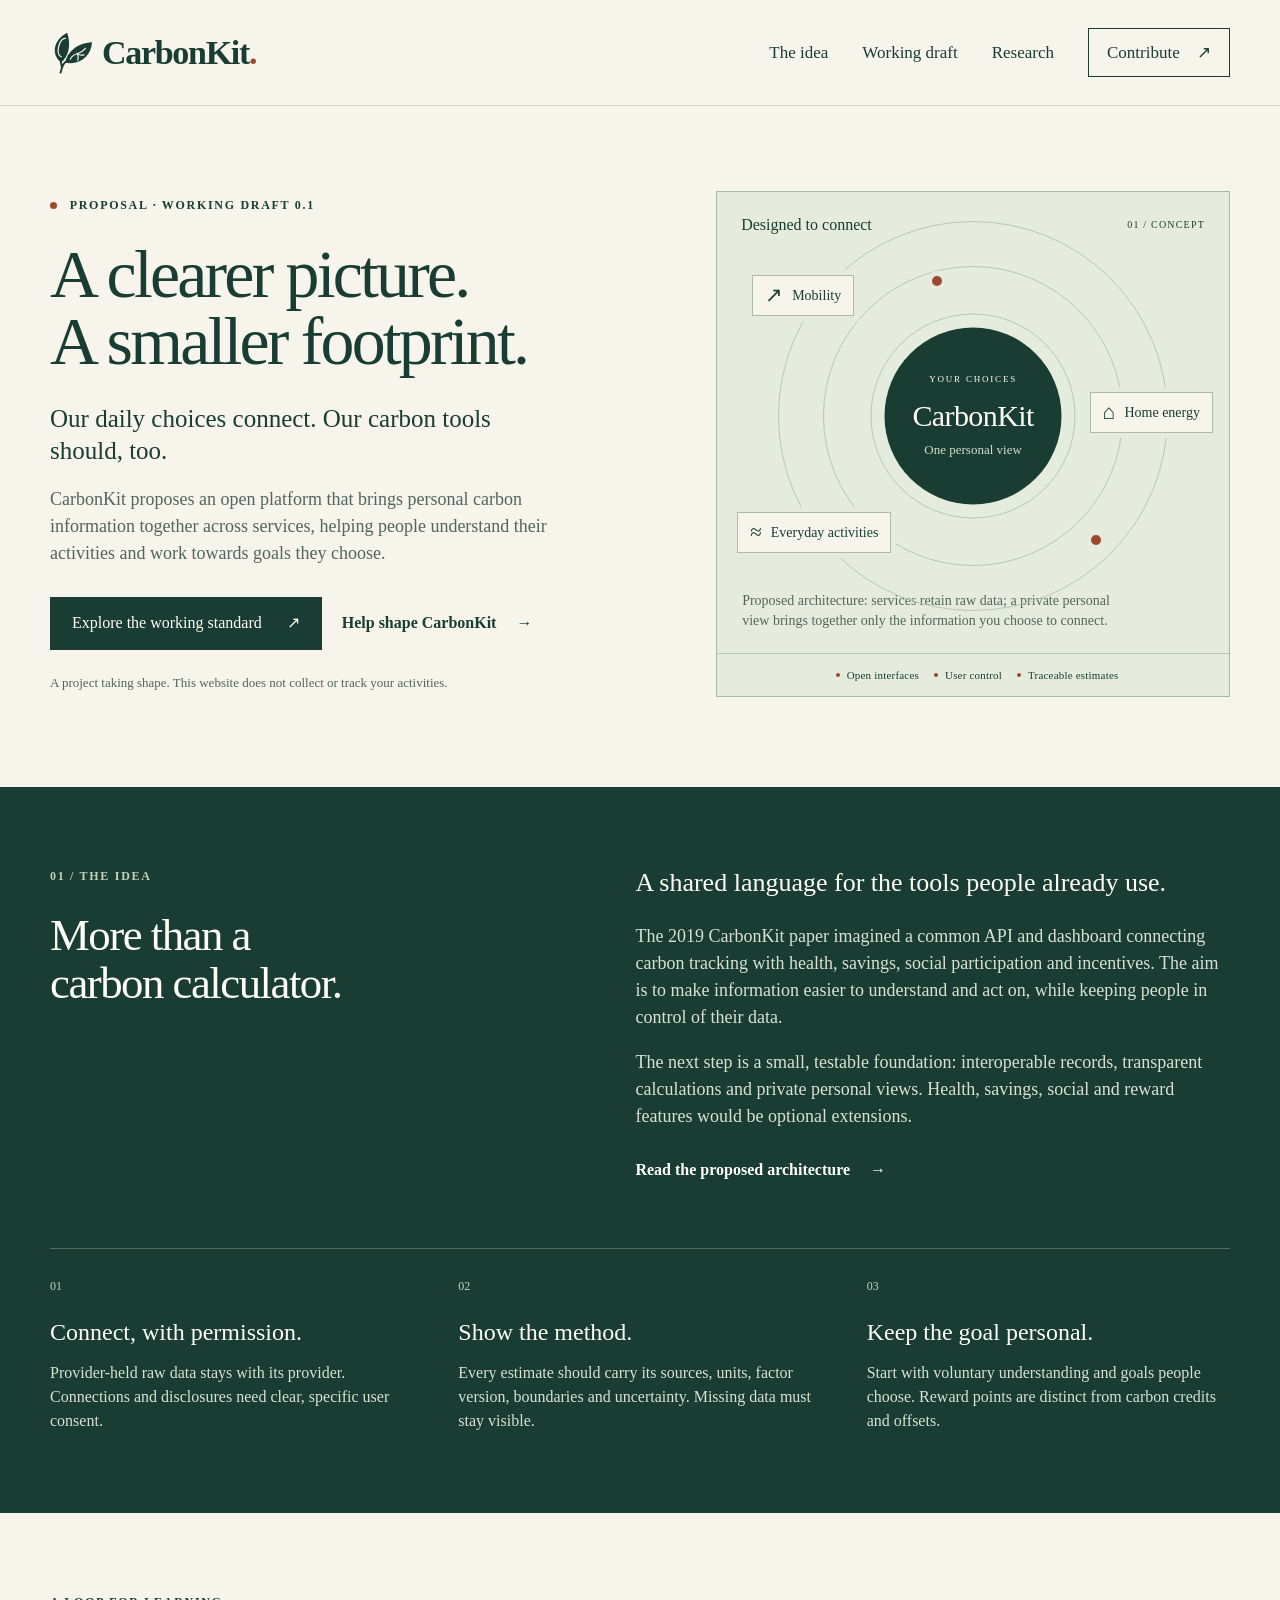
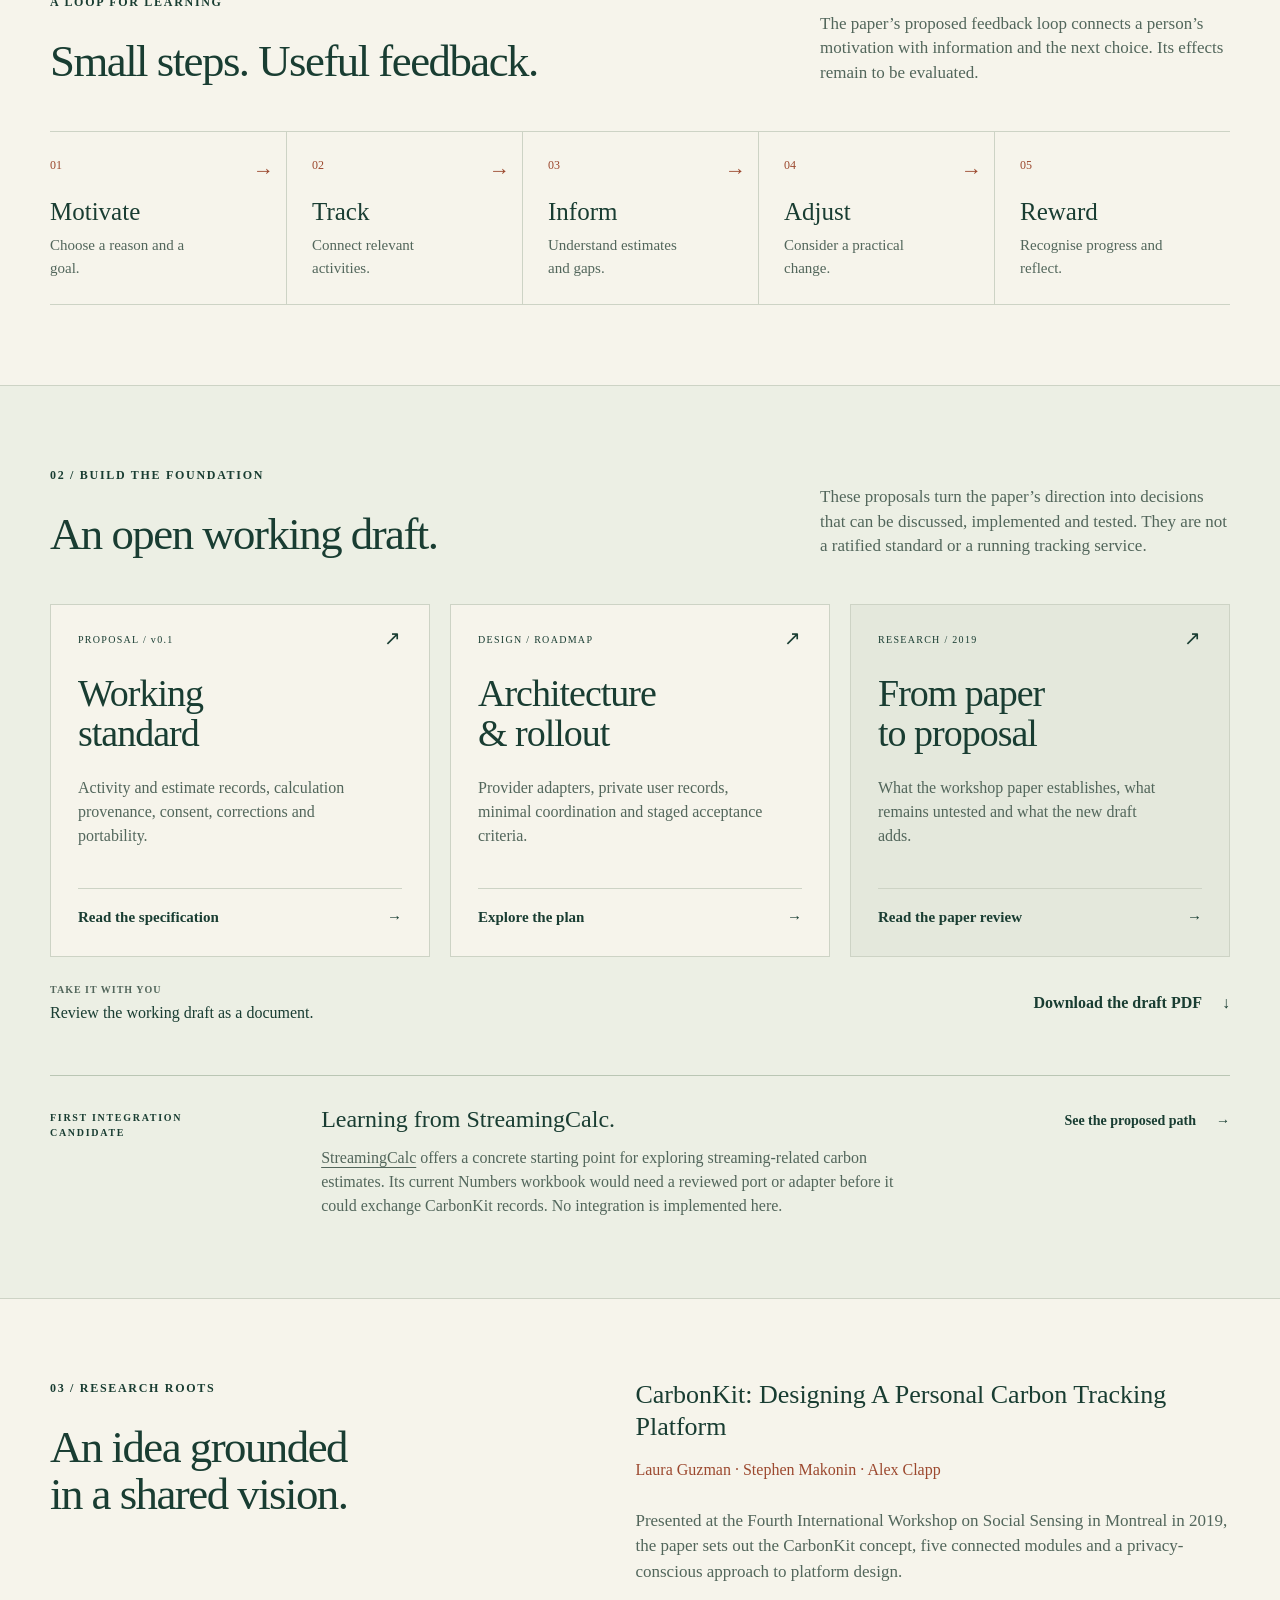
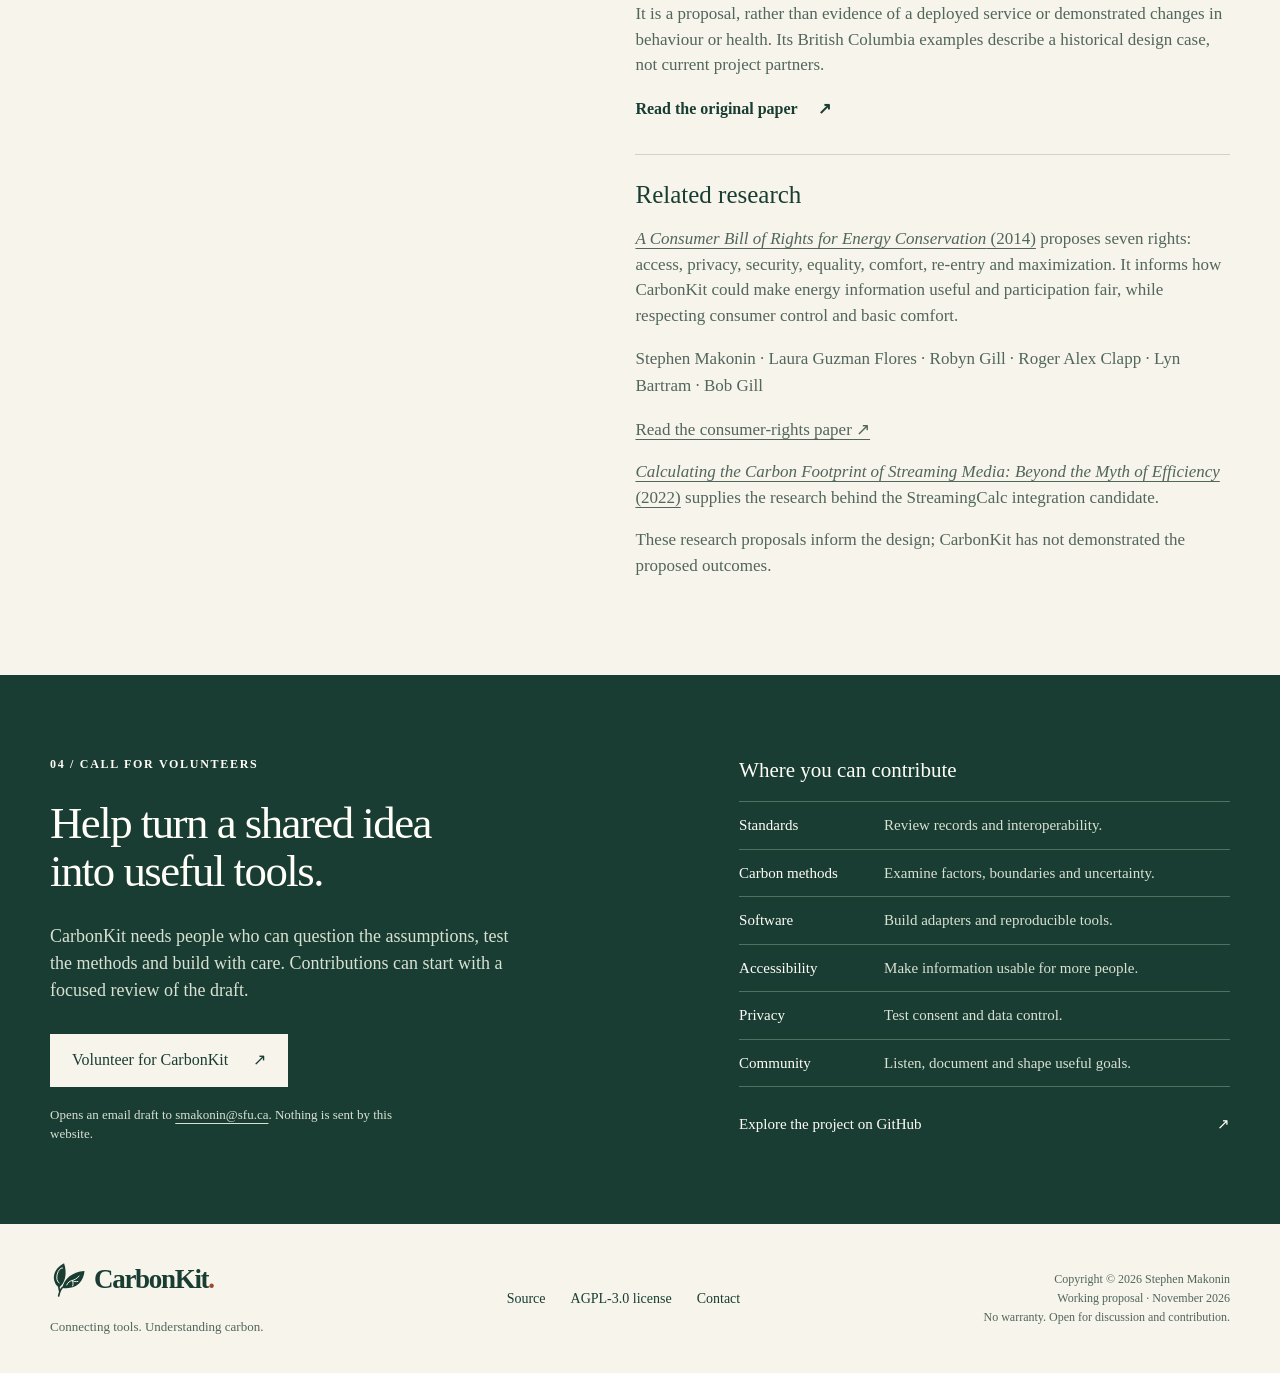
<file: index.html>
<!doctype html>
<html lang="en">
<head>
  <meta charset="utf-8">
  <meta name="viewport" content="width=device-width, initial-scale=1">
  <meta name="description" content="CarbonKit is a proposed open platform for connecting personal carbon tracking tools. Explore the working standard, architecture and volunteer opportunities.">
  <meta name="theme-color" content="#193d32">
  <meta name="copyright" content="Copyright © 2026 Stephen Makonin">
  <link rel="icon" href="assets/favicon.svg" type="image/svg+xml">
  <title>CarbonKit — Connecting tools. Understanding carbon.</title>
  <link rel="stylesheet" href="assets/style.css">
  <script src="assets/main.js" defer></script>
</head>
<body>
  <a class="skip-link" href="#main">Skip to content</a>
  <header class="site-header">
    <div class="wrap header-inner">
      <a class="brand" href="index.html" aria-label="CarbonKit home"><span class="brand-mark" aria-hidden="true"></span>CarbonKit<span class="brand-dot">.</span></a>
      <button class="nav-toggle" type="button" aria-expanded="false" aria-controls="site-nav" hidden>Menu <span aria-hidden="true">+</span></button>
      <nav id="site-nav" aria-label="Main navigation">
        <a href="#idea">The idea</a><a href="#working-draft">Working draft</a><a href="#research">Research</a><a class="nav-join" href="#volunteer">Contribute <span aria-hidden="true">↗</span></a>
      </nav>
    </div>
  </header>
  <main id="main">
    <section class="hero wrap" aria-labelledby="hero-title">
      <div class="hero-copy">
        <p class="eyebrow"><span class="status-dot" aria-hidden="true"></span> Proposal · Working draft 0.1</p>
        <h1 id="hero-title">A clearer picture.<br>A smaller footprint.</h1>
        <p class="hero-intro">Our daily choices connect. Our carbon tools should, too.</p>
        <p class="hero-description">CarbonKit proposes an open platform that brings personal carbon information together across services, helping people understand their activities and work towards goals they choose.</p>
        <div class="actions"><a class="button" href="standard.html">Explore the working standard <span aria-hidden="true">↗</span></a><a class="text-link" href="#volunteer">Help shape CarbonKit <span aria-hidden="true">→</span></a></div>
        <p class="hero-note">A project taking shape. This website does not collect or track your activities.</p>
      </div>
      <figure class="platform-figure">
        <div class="figure-top"><span>Designed to connect</span><span class="figure-index">01 / CONCEPT</span></div>
        <div class="orbit-art" aria-hidden="true">
          <div class="orbit orbit-one"></div><div class="orbit orbit-two"></div><div class="orbit orbit-three"></div>
          <div class="hub"><span class="hub-kicker">YOUR CHOICES</span><strong>CarbonKit</strong><span>One personal view</span></div>
          <div class="satellite sat-one"><span>↗</span>Mobility</div>
          <div class="satellite sat-two"><span>⌂</span>Home energy</div>
          <div class="satellite sat-three"><span>≈</span>Everyday activities</div>
          <span class="orbit-point point-one"></span><span class="orbit-point point-two"></span>
        </div>
        <figcaption>Proposed architecture: services retain raw data; a private personal view brings together only the information you choose to connect.</figcaption>
        <div class="figure-bottom"><span class="tiny-dot"></span>Open interfaces <span class="tiny-dot"></span>User control <span class="tiny-dot"></span>Traceable estimates</div>
      </figure>
    </section>

    <section id="idea" class="idea-section section" aria-labelledby="idea-title">
      <div class="wrap two-column">
        <div><p class="eyebrow">01 / The idea</p><h2 id="idea-title">More than a<br>carbon calculator.</h2></div>
        <div class="idea-copy"><p class="large-copy">A shared language for the tools people already use.</p><p>The 2019 CarbonKit paper imagined a common API and dashboard connecting carbon tracking with health, savings, social participation and incentives. The aim is to make information easier to understand and act on, while keeping people in control of their data.</p><p>The next step is a small, testable foundation: interoperable records, transparent calculations and private personal views. Health, savings, social and reward features would be optional extensions.</p><a class="text-link" href="architecture.html">Read the proposed architecture <span aria-hidden="true">→</span></a></div>
      </div>
      <div class="wrap principles" aria-label="Proposed design principles">
        <article><span class="principle-number">01</span><h3>Connect, with permission.</h3><p>Provider-held raw data stays with its provider. Connections and disclosures need clear, specific user consent.</p></article>
        <article><span class="principle-number">02</span><h3>Show the method.</h3><p>Every estimate should carry its sources, units, factor version, boundaries and uncertainty. Missing data must stay visible.</p></article>
        <article><span class="principle-number">03</span><h3>Keep the goal personal.</h3><p>Start with voluntary understanding and goals people choose. Reward points are distinct from carbon credits and offsets.</p></article>
      </div>
    </section>

    <section class="feedback-section section wrap" aria-labelledby="feedback-title">
      <div class="section-heading"><div><p class="eyebrow">A loop for learning</p><h2 id="feedback-title">Small steps. Useful feedback.</h2></div><p>The paper’s proposed feedback loop connects a person’s motivation with information and the next choice. Its effects remain to be evaluated.</p></div>
      <ol class="feedback-loop">
        <li><span>01</span><h3>Motivate</h3><p>Choose a reason and a goal.</p></li>
        <li><span>02</span><h3>Track</h3><p>Connect relevant activities.</p></li>
        <li><span>03</span><h3>Inform</h3><p>Understand estimates and gaps.</p></li>
        <li><span>04</span><h3>Adjust</h3><p>Consider a practical change.</p></li>
        <li><span>05</span><h3>Reward</h3><p>Recognise progress and reflect.</p></li>
      </ol>
    </section>

    <section id="working-draft" class="draft-section section" aria-labelledby="draft-title">
      <div class="wrap">
        <div class="section-heading"><div><p class="eyebrow">02 / Build the foundation</p><h2 id="draft-title">An open working draft.</h2></div><p>These proposals turn the paper’s direction into decisions that can be discussed, implemented and tested. They are not a ratified standard or a running tracking service.</p></div>
        <div class="document-grid">
          <a class="document-card" href="standard.html"><span class="card-meta">PROPOSAL / v0.1 <span aria-hidden="true">↗</span></span><h3>Working<br>standard</h3><p>Activity and estimate records, calculation provenance, consent, corrections and portability.</p><span class="card-bottom">Read the specification <span aria-hidden="true">→</span></span></a>
          <a class="document-card" href="architecture.html"><span class="card-meta">DESIGN / ROADMAP <span aria-hidden="true">↗</span></span><h3>Architecture<br>&amp; rollout</h3><p>Provider adapters, private user records, minimal coordination and staged acceptance criteria.</p><span class="card-bottom">Explore the plan <span aria-hidden="true">→</span></span></a>
          <a class="document-card paper-card" href="paper-review.html"><span class="card-meta">RESEARCH / 2019 <span aria-hidden="true">↗</span></span><h3>From paper<br>to proposal</h3><p>What the workshop paper establishes, what remains untested and what the new draft adds.</p><span class="card-bottom">Read the paper review <span aria-hidden="true">→</span></span></a>
        </div>
        <div class="draft-download"><p><span class="small-label">TAKE IT WITH YOU</span>Review the working draft as a document.</p><a class="text-link" href="downloads/carbonkit-working-draft-v0.1.pdf">Download the draft PDF <span aria-hidden="true">↓</span></a></div>
        <div class="integration-note"><span class="eyebrow">First integration candidate</span><div><h3>Learning from StreamingCalc.</h3><p><a href="https://github.com/smakonin/StreamingCalc">StreamingCalc</a> offers a concrete starting point for exploring streaming-related carbon estimates. Its current Numbers workbook would need a reviewed port or adapter before it could exchange CarbonKit records. No integration is implemented here.</p></div><a class="text-link" href="architecture.html#streamingcalc">See the proposed path <span aria-hidden="true">→</span></a></div>
      </div>
    </section>

    <section id="research" class="research-section section wrap" aria-labelledby="research-title">
      <div><p class="eyebrow">03 / Research roots</p><h2 id="research-title">An idea grounded<br>in a shared vision.</h2></div>
      <div class="research-copy"><p class="large-copy">CarbonKit: Designing A Personal Carbon Tracking Platform</p><p class="authors">Laura Guzman · Stephen Makonin · Alex Clapp</p><p>Presented at the Fourth International Workshop on Social Sensing in Montreal in 2019, the paper sets out the CarbonKit concept, five connected modules and a privacy-conscious approach to platform design.</p><p>It is a proposal, rather than evidence of a deployed service or demonstrated changes in behaviour or health. Its British Columbia examples describe a historical design case, not current project partners.</p><a class="text-link" href="https://doi.org/10.1145/3313294.3313385">Read the original paper <span aria-hidden="true">↗</span></a><div class="related-research"><h3>Related research</h3><p><a href="consumer-rights.html"><em>A Consumer Bill of Rights for Energy Conservation</em> (2014)</a> proposes seven rights: access, privacy, security, equality, comfort, re-entry and maximization. It informs how CarbonKit could make energy information useful and participation fair, while respecting consumer control and basic comfort.</p><p class="related-authors">Stephen Makonin · Laura Guzman Flores · Robyn Gill · Roger Alex Clapp · Lyn Bartram · Bob Gill</p><p><a href="https://doi.org/10.1109/IHTC.2014.7147535">Read the consumer-rights paper ↗</a></p><p><a href="https://doi.org/10.21428/bf6fb269.7625cc76"><em>Calculating the Carbon Footprint of Streaming Media: Beyond the Myth of Efficiency</em> (2022)</a> supplies the research behind the StreamingCalc integration candidate.</p><p>These research proposals inform the design; CarbonKit has not demonstrated the proposed outcomes.</p></div></div>
    </section>

    <section id="volunteer" class="volunteer-section section" aria-labelledby="volunteer-title">
      <div class="wrap volunteer-inner"><div class="volunteer-intro"><p class="eyebrow">04 / Call for volunteers</p><h2 id="volunteer-title">Help turn a shared idea<br>into useful tools.</h2><p>CarbonKit needs people who can question the assumptions, test the methods and build with care. Contributions can start with a focused review of the draft.</p><a class="button button-light" href="mailto:smakonin@sfu.ca?subject=CarbonKit%20volunteer&amp;body=Hello%20Stephen%2C%0A%0AI%27m%20interested%20in%20contributing%20to%20CarbonKit.%0A%0ARole%20or%20area%20of%20interest%3A%20%0ARelevant%20experience%20or%20perspective%3A%20%0AAvailability%3A%20%0A%0AThank%20you%2C%0A">Volunteer for CarbonKit <span aria-hidden="true">↗</span></a><p class="contact-note">Opens an email draft to <a href="mailto:smakonin@sfu.ca">smakonin@sfu.ca</a>. Nothing is sent by this website.</p></div><div class="volunteer-roles"><h3>Where you can contribute</h3><ul><li><strong>Standards</strong><span>Review records and interoperability.</span></li><li><strong>Carbon methods</strong><span>Examine factors, boundaries and uncertainty.</span></li><li><strong>Software</strong><span>Build adapters and reproducible tools.</span></li><li><strong>Accessibility</strong><span>Make information usable for more people.</span></li><li><strong>Privacy</strong><span>Test consent and data control.</span></li><li><strong>Community</strong><span>Listen, document and shape useful goals.</span></li></ul><a href="https://github.com/smakonin/CarbonKit">Explore the project on GitHub <span aria-hidden="true">↗</span></a></div></div>
    </section>
  </main>
  <footer class="site-footer wrap"><div><a class="brand" href="index.html"><span class="brand-mark" aria-hidden="true"></span>CarbonKit<span class="brand-dot">.</span></a><p>Connecting tools. Understanding carbon.</p></div><div class="footer-links"><a href="https://github.com/smakonin/CarbonKit">Source</a><a href="LICENSE">AGPL-3.0 license</a><a href="mailto:smakonin@sfu.ca">Contact</a></div><p class="footer-note">Copyright © 2026 Stephen Makonin<br>Working proposal · November 2026<br>No warranty. Open for discussion and contribution.</p></footer>
</body>
</html>
</file>
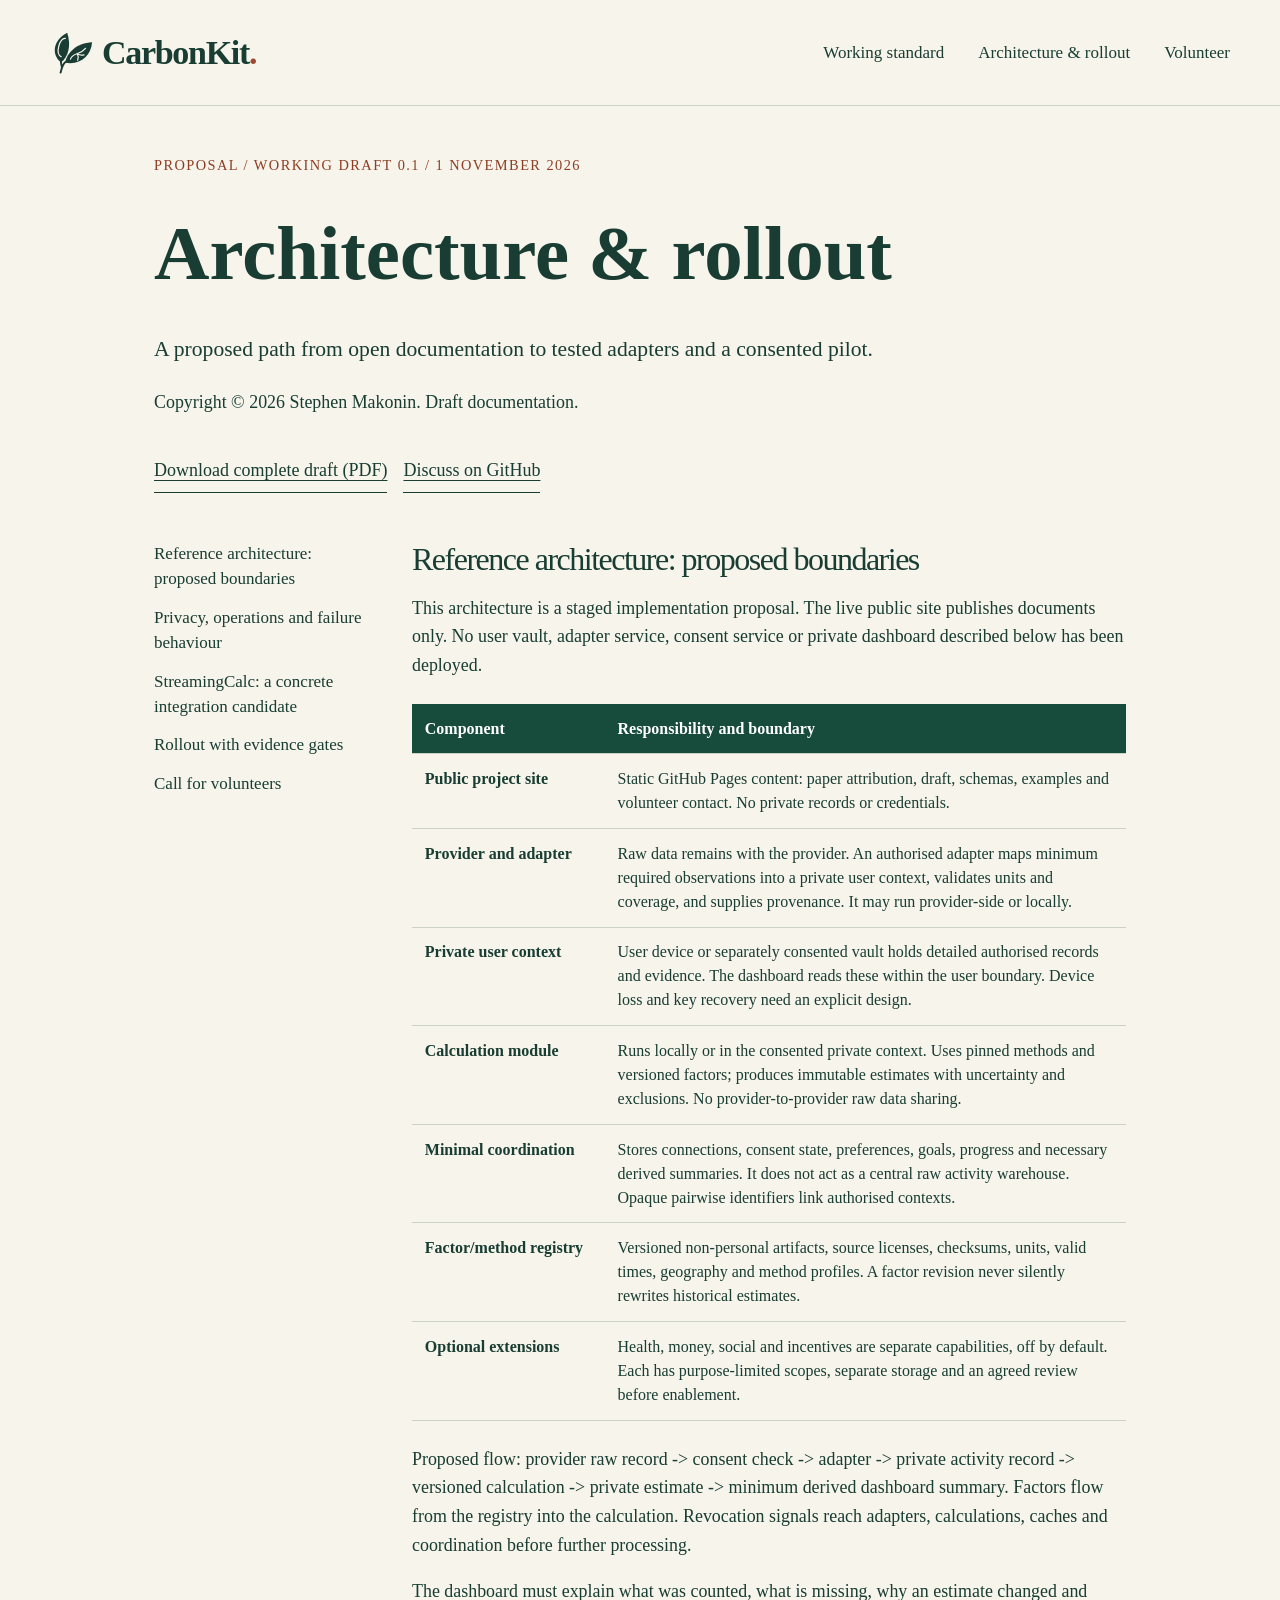
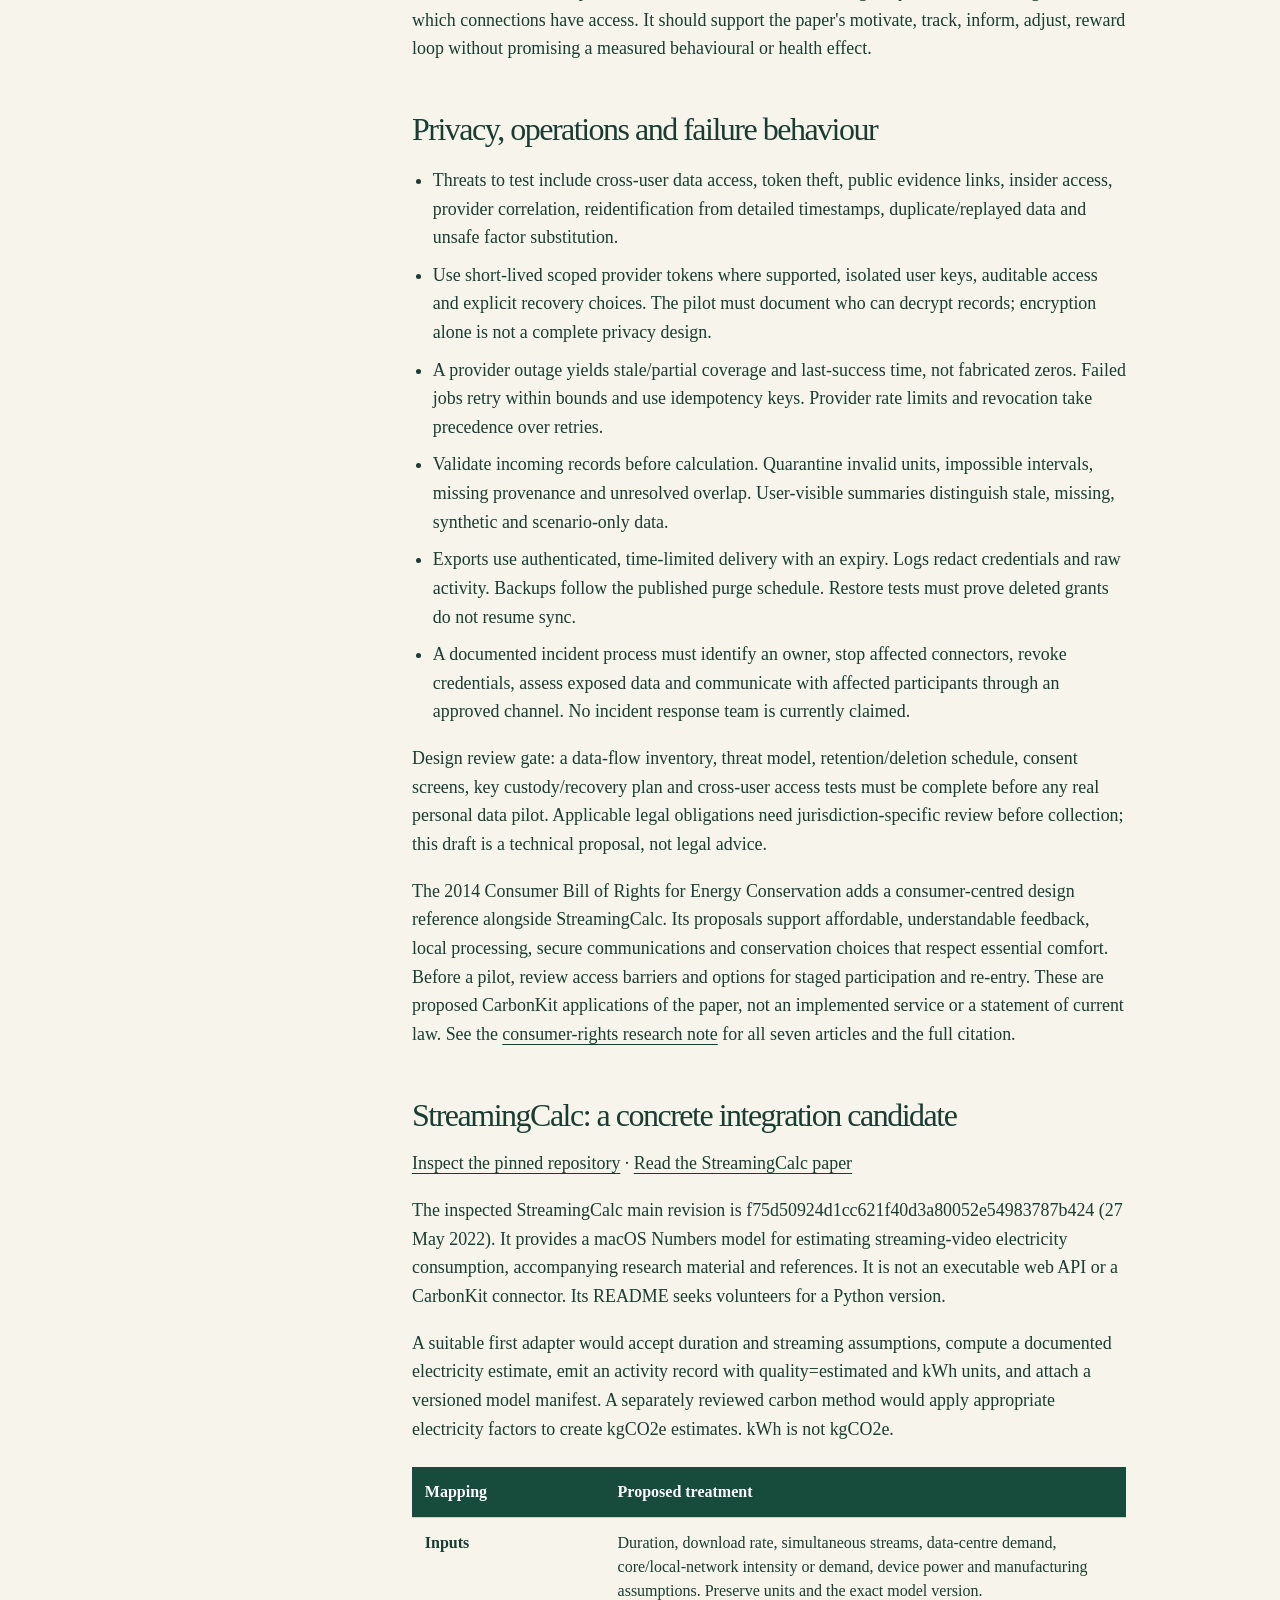
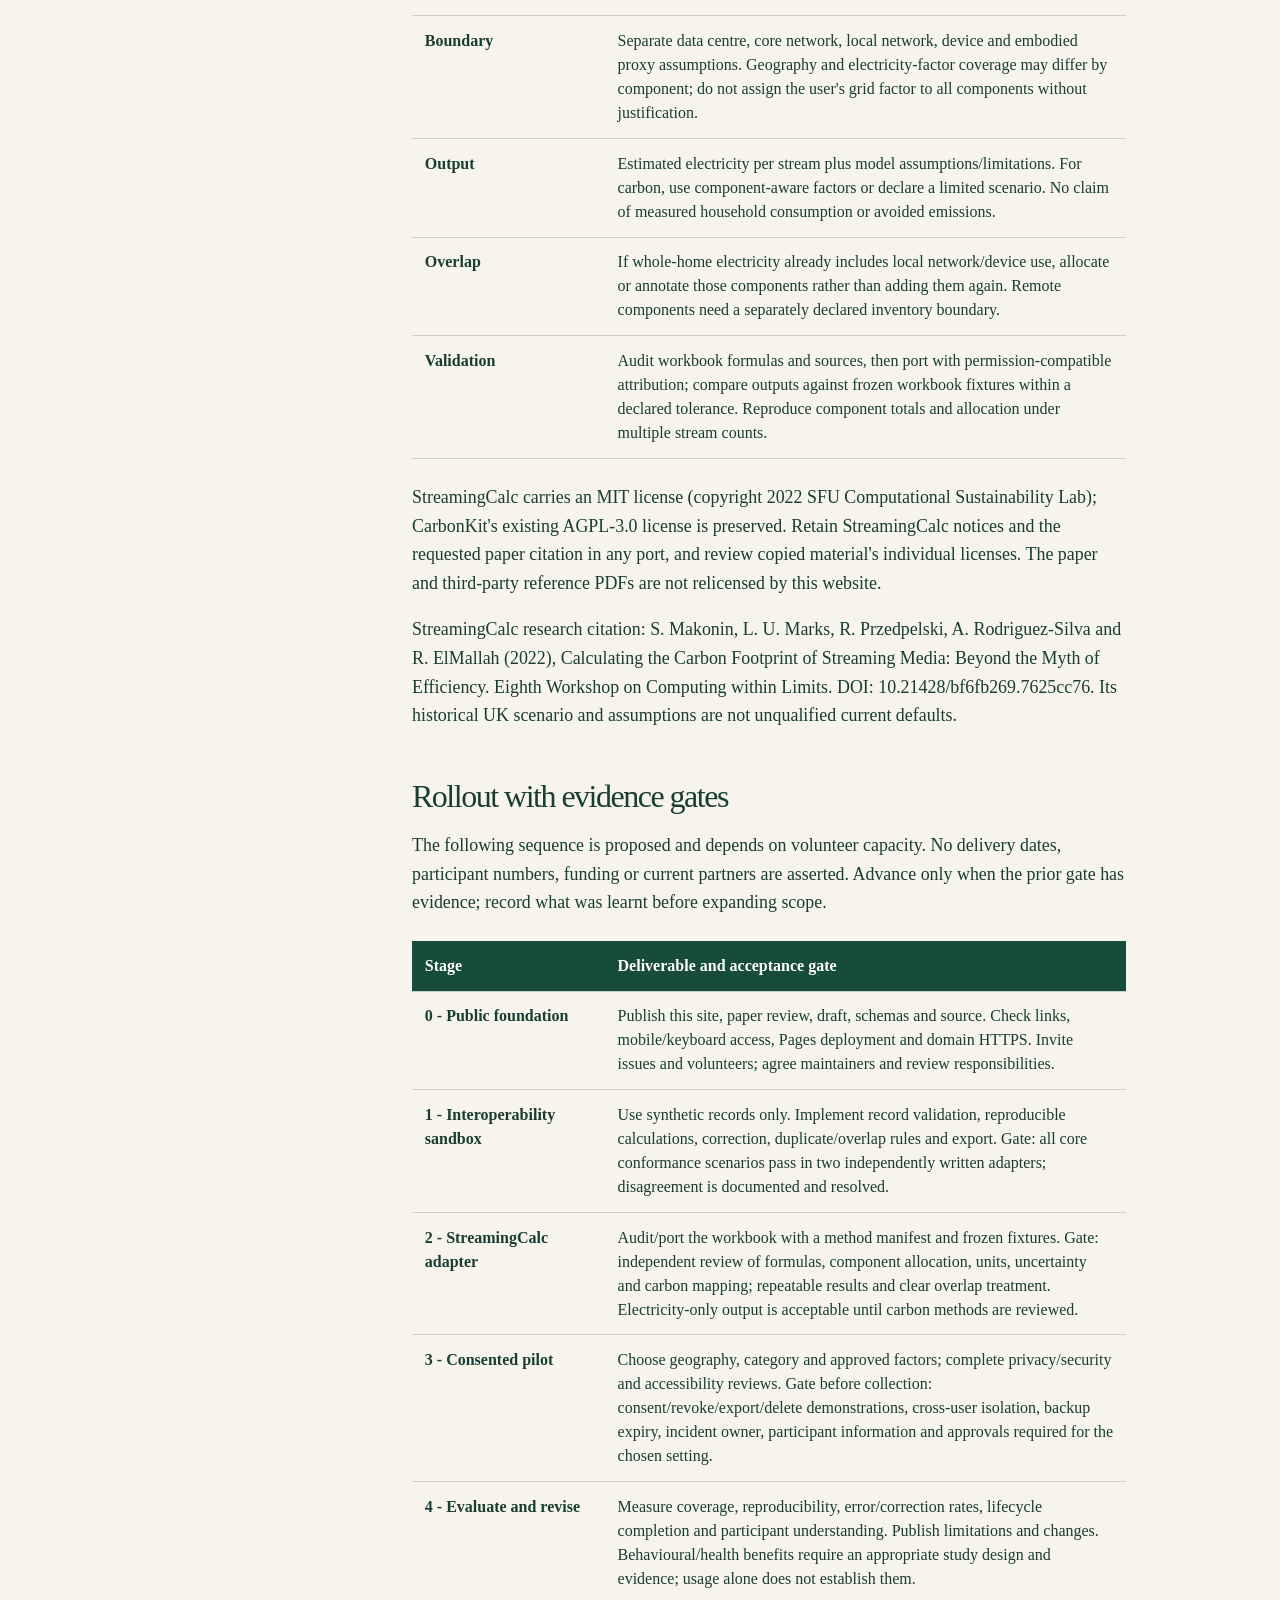
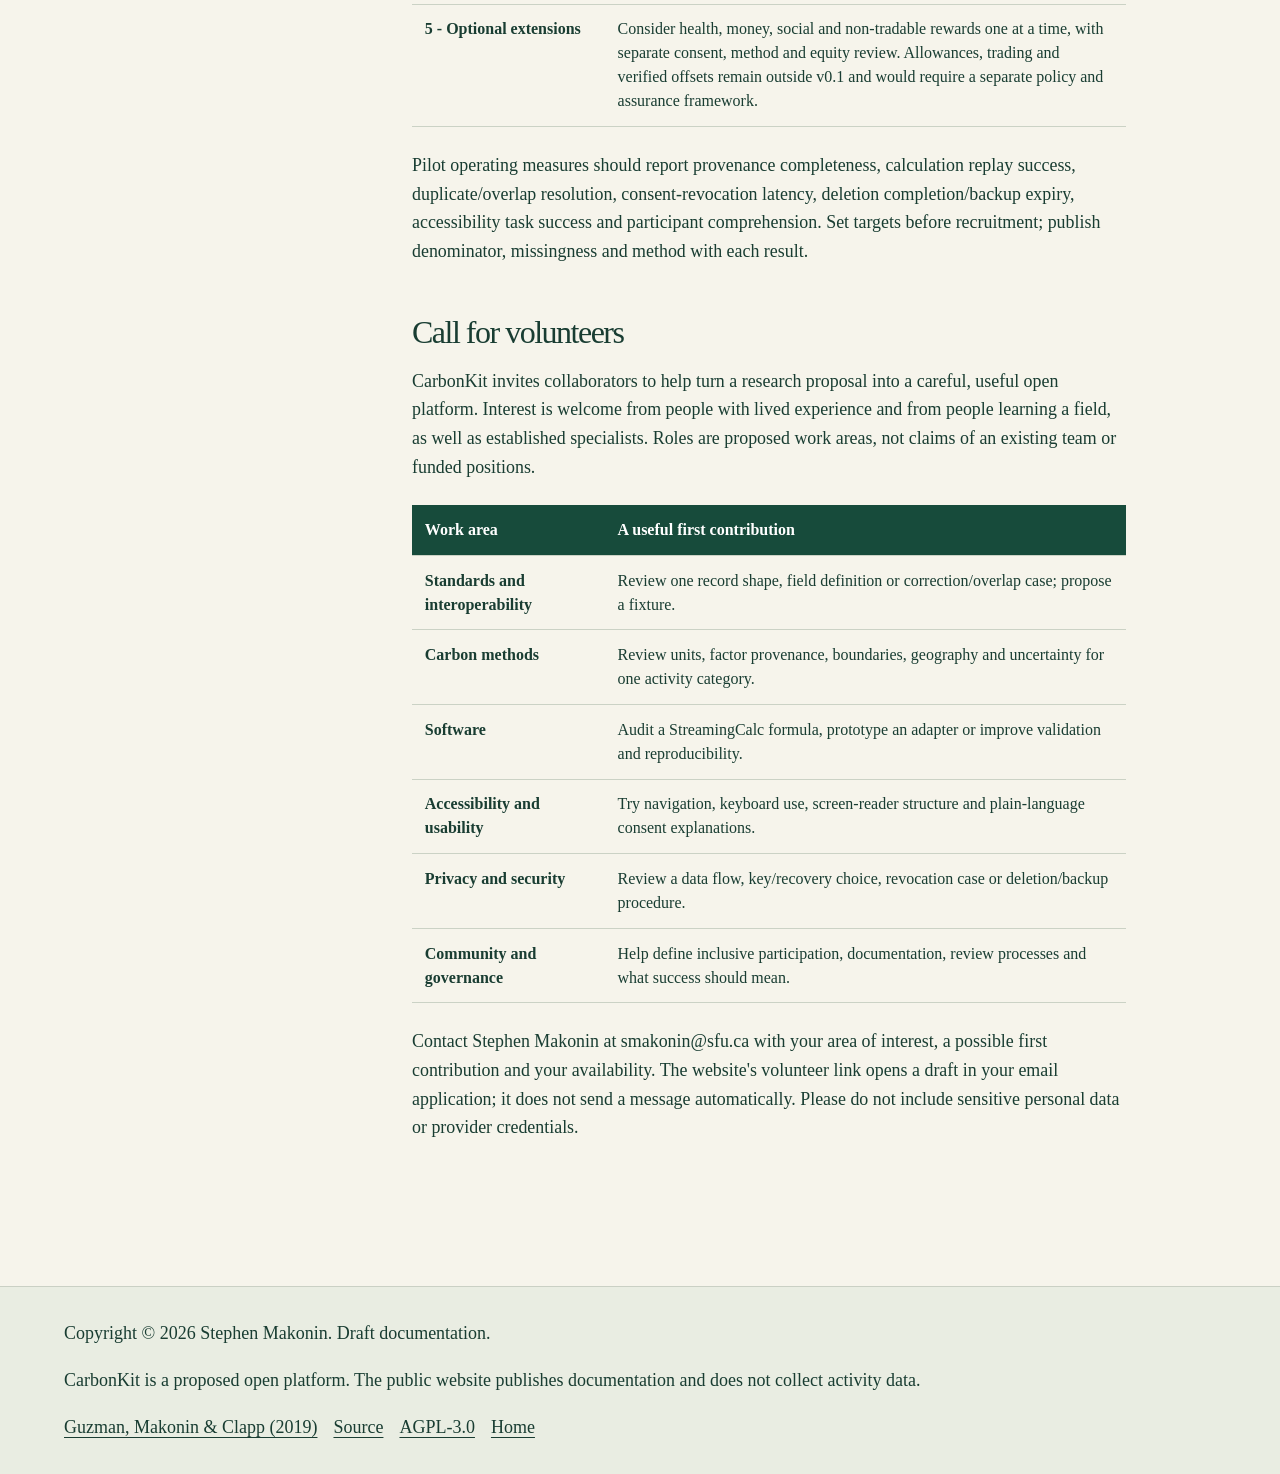
<file: architecture.html>
<!doctype html><html lang="en"><head><meta charset="utf-8"><meta name="viewport" content="width=device-width,initial-scale=1"><meta name="description" content="A proposed path from open documentation to tested adapters and a consented pilot."><meta name="author" content="Stephen Makonin"><meta name="copyright" content="Copyright © 2026 Stephen Makonin"><title>Architecture &amp; rollout | CarbonKit</title><link rel="stylesheet" href="assets/style.css"><link rel="stylesheet" href="assets/documents.css"><link rel="icon" href="assets/favicon.svg" type="image/svg+xml"></head><body><a class="skip-link" href="#main">Skip to content</a><header class="site-header"><div class="wrap header-inner"><a href="index.html" class="brand" aria-label="CarbonKit home"><span class="brand-mark" aria-hidden="true"></span>CarbonKit<span class="brand-dot">.</span></a><nav aria-label="Primary navigation"><a href="standard.html">Working standard</a><a href="architecture.html">Architecture &amp; rollout</a><a href="index.html#volunteer">Volunteer</a></nav></div></header><main id="main" class="document"><p class="status">Proposal / Working draft 0.1 / 1 November 2026</p><h1>Architecture &amp; rollout</h1><p class="lede">A proposed path from open documentation to tested adapters and a consented pilot.</p><p class="doc-copyright">Copyright © 2026 Stephen Makonin. Draft documentation.</p><div class="doc-actions"><a href="downloads/carbonkit-working-draft-v0.1.pdf">Download complete draft (PDF)</a><a href="https://github.com/smakonin/CarbonKit">Discuss on GitHub</a></div><div class="document-grid"><nav class="document-nav" aria-label="On this page"><a href="#s1">Reference architecture: proposed boundaries</a><a href="#s2">Privacy, operations and failure behaviour</a><a href="#s3">StreamingCalc: a concrete integration candidate</a><a href="#s4">Rollout with evidence gates</a><a href="#s5">Call for volunteers</a></nav><div><section id="s1"><h2>Reference architecture: proposed boundaries</h2><p>This architecture is a staged implementation proposal. The live public site publishes documents only. No user vault, adapter service, consent service or private dashboard described below has been deployed.</p><div class="table-scroll" role="region" aria-label="Reference table" tabindex="0"><table><thead><tr><th scope="col">Component</th><th scope="col">Responsibility and boundary</th></tr></thead><tbody><tr><th scope="row">Public project site</th><td>Static GitHub Pages content: paper attribution, draft, schemas, examples and volunteer contact. No private records or credentials.</td></tr><tr><th scope="row">Provider and adapter</th><td>Raw data remains with the provider. An authorised adapter maps minimum required observations into a private user context, validates units and coverage, and supplies provenance. It may run provider-side or locally.</td></tr><tr><th scope="row">Private user context</th><td>User device or separately consented vault holds detailed authorised records and evidence. The dashboard reads these within the user boundary. Device loss and key recovery need an explicit design.</td></tr><tr><th scope="row">Calculation module</th><td>Runs locally or in the consented private context. Uses pinned methods and versioned factors; produces immutable estimates with uncertainty and exclusions. No provider-to-provider raw data sharing.</td></tr><tr><th scope="row">Minimal coordination</th><td>Stores connections, consent state, preferences, goals, progress and necessary derived summaries. It does not act as a central raw activity warehouse. Opaque pairwise identifiers link authorised contexts.</td></tr><tr><th scope="row">Factor/method registry</th><td>Versioned non-personal artifacts, source licenses, checksums, units, valid times, geography and method profiles. A factor revision never silently rewrites historical estimates.</td></tr><tr><th scope="row">Optional extensions</th><td>Health, money, social and incentives are separate capabilities, off by default. Each has purpose-limited scopes, separate storage and an agreed review before enablement.</td></tr></tbody></table></div><p>Proposed flow: provider raw record -&gt; consent check -&gt; adapter -&gt; private activity record -&gt; versioned calculation -&gt; private estimate -&gt; minimum derived dashboard summary. Factors flow from the registry into the calculation. Revocation signals reach adapters, calculations, caches and coordination before further processing.</p><p>The dashboard must explain what was counted, what is missing, why an estimate changed and which connections have access. It should support the paper&#x27;s motivate, track, inform, adjust, reward loop without promising a measured behavioural or health effect.</p></section><section id="s2"><h2>Privacy, operations and failure behaviour</h2><ul><li>Threats to test include cross-user data access, token theft, public evidence links, insider access, provider correlation, reidentification from detailed timestamps, duplicate/replayed data and unsafe factor substitution.</li><li>Use short-lived scoped provider tokens where supported, isolated user keys, auditable access and explicit recovery choices. The pilot must document who can decrypt records; encryption alone is not a complete privacy design.</li><li>A provider outage yields stale/partial coverage and last-success time, not fabricated zeros. Failed jobs retry within bounds and use idempotency keys. Provider rate limits and revocation take precedence over retries.</li><li>Validate incoming records before calculation. Quarantine invalid units, impossible intervals, missing provenance and unresolved overlap. User-visible summaries distinguish stale, missing, synthetic and scenario-only data.</li><li>Exports use authenticated, time-limited delivery with an expiry. Logs redact credentials and raw activity. Backups follow the published purge schedule. Restore tests must prove deleted grants do not resume sync.</li><li>A documented incident process must identify an owner, stop affected connectors, revoke credentials, assess exposed data and communicate with affected participants through an approved channel. No incident response team is currently claimed.</li></ul><p>Design review gate: a data-flow inventory, threat model, retention/deletion schedule, consent screens, key custody/recovery plan and cross-user access tests must be complete before any real personal data pilot. Applicable legal obligations need jurisdiction-specific review before collection; this draft is a technical proposal, not legal advice.</p><p>The 2014 Consumer Bill of Rights for Energy Conservation adds a consumer-centred design reference alongside StreamingCalc. Its proposals support affordable, understandable feedback, local processing, secure communications and conservation choices that respect essential comfort. Before a pilot, review access barriers and options for staged participation and re-entry. These are proposed CarbonKit applications of the paper, not an implemented service or a statement of current law. See the <a href="consumer-rights.html">consumer-rights research note</a> for all seven articles and the full citation.</p></section><section id="s3"><span id="streamingcalc"></span><h2>StreamingCalc: a concrete integration candidate</h2><p><a href="https://github.com/smakonin/StreamingCalc/tree/f75d50924d1cc621f40d3a80052e54983787b424">Inspect the pinned repository</a> · <a href="https://doi.org/10.21428/bf6fb269.7625cc76">Read the StreamingCalc paper</a></p><p>The inspected StreamingCalc main revision is f75d50924d1cc621f40d3a80052e54983787b424 (27 May 2022). It provides a macOS Numbers model for estimating streaming-video electricity consumption, accompanying research material and references. It is not an executable web API or a CarbonKit connector. Its README seeks volunteers for a Python version.</p><p>A suitable first adapter would accept duration and streaming assumptions, compute a documented electricity estimate, emit an activity record with quality=estimated and kWh units, and attach a versioned model manifest. A separately reviewed carbon method would apply appropriate electricity factors to create kgCO2e estimates. kWh is not kgCO2e.</p><div class="table-scroll" role="region" aria-label="Reference table" tabindex="0"><table><thead><tr><th scope="col">Mapping</th><th scope="col">Proposed treatment</th></tr></thead><tbody><tr><th scope="row">Inputs</th><td>Duration, download rate, simultaneous streams, data-centre demand, core/local-network intensity or demand, device power and manufacturing assumptions. Preserve units and the exact model version.</td></tr><tr><th scope="row">Boundary</th><td>Separate data centre, core network, local network, device and embodied proxy assumptions. Geography and electricity-factor coverage may differ by component; do not assign the user&#x27;s grid factor to all components without justification.</td></tr><tr><th scope="row">Output</th><td>Estimated electricity per stream plus model assumptions/limitations. For carbon, use component-aware factors or declare a limited scenario. No claim of measured household consumption or avoided emissions.</td></tr><tr><th scope="row">Overlap</th><td>If whole-home electricity already includes local network/device use, allocate or annotate those components rather than adding them again. Remote components need a separately declared inventory boundary.</td></tr><tr><th scope="row">Validation</th><td>Audit workbook formulas and sources, then port with permission-compatible attribution; compare outputs against frozen workbook fixtures within a declared tolerance. Reproduce component totals and allocation under multiple stream counts.</td></tr></tbody></table></div><p>StreamingCalc carries an MIT license (copyright 2022 SFU Computational Sustainability Lab); CarbonKit&#x27;s existing AGPL-3.0 license is preserved. Retain StreamingCalc notices and the requested paper citation in any port, and review copied material&#x27;s individual licenses. The paper and third-party reference PDFs are not relicensed by this website.</p><p>StreamingCalc research citation: S. Makonin, L. U. Marks, R. Przedpelski, A. Rodriguez-Silva and R. ElMallah (2022), Calculating the Carbon Footprint of Streaming Media: Beyond the Myth of Efficiency. Eighth Workshop on Computing within Limits. DOI: 10.21428/bf6fb269.7625cc76. Its historical UK scenario and assumptions are not unqualified current defaults.</p></section><section id="s4"><h2>Rollout with evidence gates</h2><p>The following sequence is proposed and depends on volunteer capacity. No delivery dates, participant numbers, funding or current partners are asserted. Advance only when the prior gate has evidence; record what was learnt before expanding scope.</p><div class="table-scroll" role="region" aria-label="Reference table" tabindex="0"><table><thead><tr><th scope="col">Stage</th><th scope="col">Deliverable and acceptance gate</th></tr></thead><tbody><tr><th scope="row">0 - Public foundation</th><td>Publish this site, paper review, draft, schemas and source. Check links, mobile/keyboard access, Pages deployment and domain HTTPS. Invite issues and volunteers; agree maintainers and review responsibilities.</td></tr><tr><th scope="row">1 - Interoperability sandbox</th><td>Use synthetic records only. Implement record validation, reproducible calculations, correction, duplicate/overlap rules and export. Gate: all core conformance scenarios pass in two independently written adapters; disagreement is documented and resolved.</td></tr><tr><th scope="row">2 - StreamingCalc adapter</th><td>Audit/port the workbook with a method manifest and frozen fixtures. Gate: independent review of formulas, component allocation, units, uncertainty and carbon mapping; repeatable results and clear overlap treatment. Electricity-only output is acceptable until carbon methods are reviewed.</td></tr><tr><th scope="row">3 - Consented pilot</th><td>Choose geography, category and approved factors; complete privacy/security and accessibility reviews. Gate before collection: consent/revoke/export/delete demonstrations, cross-user isolation, backup expiry, incident owner, participant information and approvals required for the chosen setting.</td></tr><tr><th scope="row">4 - Evaluate and revise</th><td>Measure coverage, reproducibility, error/correction rates, lifecycle completion and participant understanding. Publish limitations and changes. Behavioural/health benefits require an appropriate study design and evidence; usage alone does not establish them.</td></tr><tr><th scope="row">5 - Optional extensions</th><td>Consider health, money, social and non-tradable rewards one at a time, with separate consent, method and equity review. Allowances, trading and verified offsets remain outside v0.1 and would require a separate policy and assurance framework.</td></tr></tbody></table></div><p>Pilot operating measures should report provenance completeness, calculation replay success, duplicate/overlap resolution, consent-revocation latency, deletion completion/backup expiry, accessibility task success and participant comprehension. Set targets before recruitment; publish denominator, missingness and method with each result.</p></section><section id="s5"><h2>Call for volunteers</h2><p>CarbonKit invites collaborators to help turn a research proposal into a careful, useful open platform. Interest is welcome from people with lived experience and from people learning a field, as well as established specialists. Roles are proposed work areas, not claims of an existing team or funded positions.</p><div class="table-scroll" role="region" aria-label="Reference table" tabindex="0"><table><thead><tr><th scope="col">Work area</th><th scope="col">A useful first contribution</th></tr></thead><tbody><tr><th scope="row">Standards and interoperability</th><td>Review one record shape, field definition or correction/overlap case; propose a fixture.</td></tr><tr><th scope="row">Carbon methods</th><td>Review units, factor provenance, boundaries, geography and uncertainty for one activity category.</td></tr><tr><th scope="row">Software</th><td>Audit a StreamingCalc formula, prototype an adapter or improve validation and reproducibility.</td></tr><tr><th scope="row">Accessibility and usability</th><td>Try navigation, keyboard use, screen-reader structure and plain-language consent explanations.</td></tr><tr><th scope="row">Privacy and security</th><td>Review a data flow, key/recovery choice, revocation case or deletion/backup procedure.</td></tr><tr><th scope="row">Community and governance</th><td>Help define inclusive participation, documentation, review processes and what success should mean.</td></tr></tbody></table></div><p>Contact Stephen Makonin at smakonin@sfu.ca with your area of interest, a possible first contribution and your availability. The website&#x27;s volunteer link opens a draft in your email application; it does not send a message automatically. Please do not include sensitive personal data or provider credentials.</p></section></div></div></main><footer class="document-footer"><p>Copyright © 2026 Stephen Makonin. Draft documentation.</p><p>CarbonKit is a proposed open platform. The public website publishes documentation and does not collect activity data.</p><a href="https://doi.org/10.1145/3313294.3313385">Guzman, Makonin &amp; Clapp (2019)</a><a href="https://github.com/smakonin/CarbonKit">Source</a><a href="LICENSE">AGPL-3.0</a><a href="index.html">Home</a></footer></body></html>
</file>
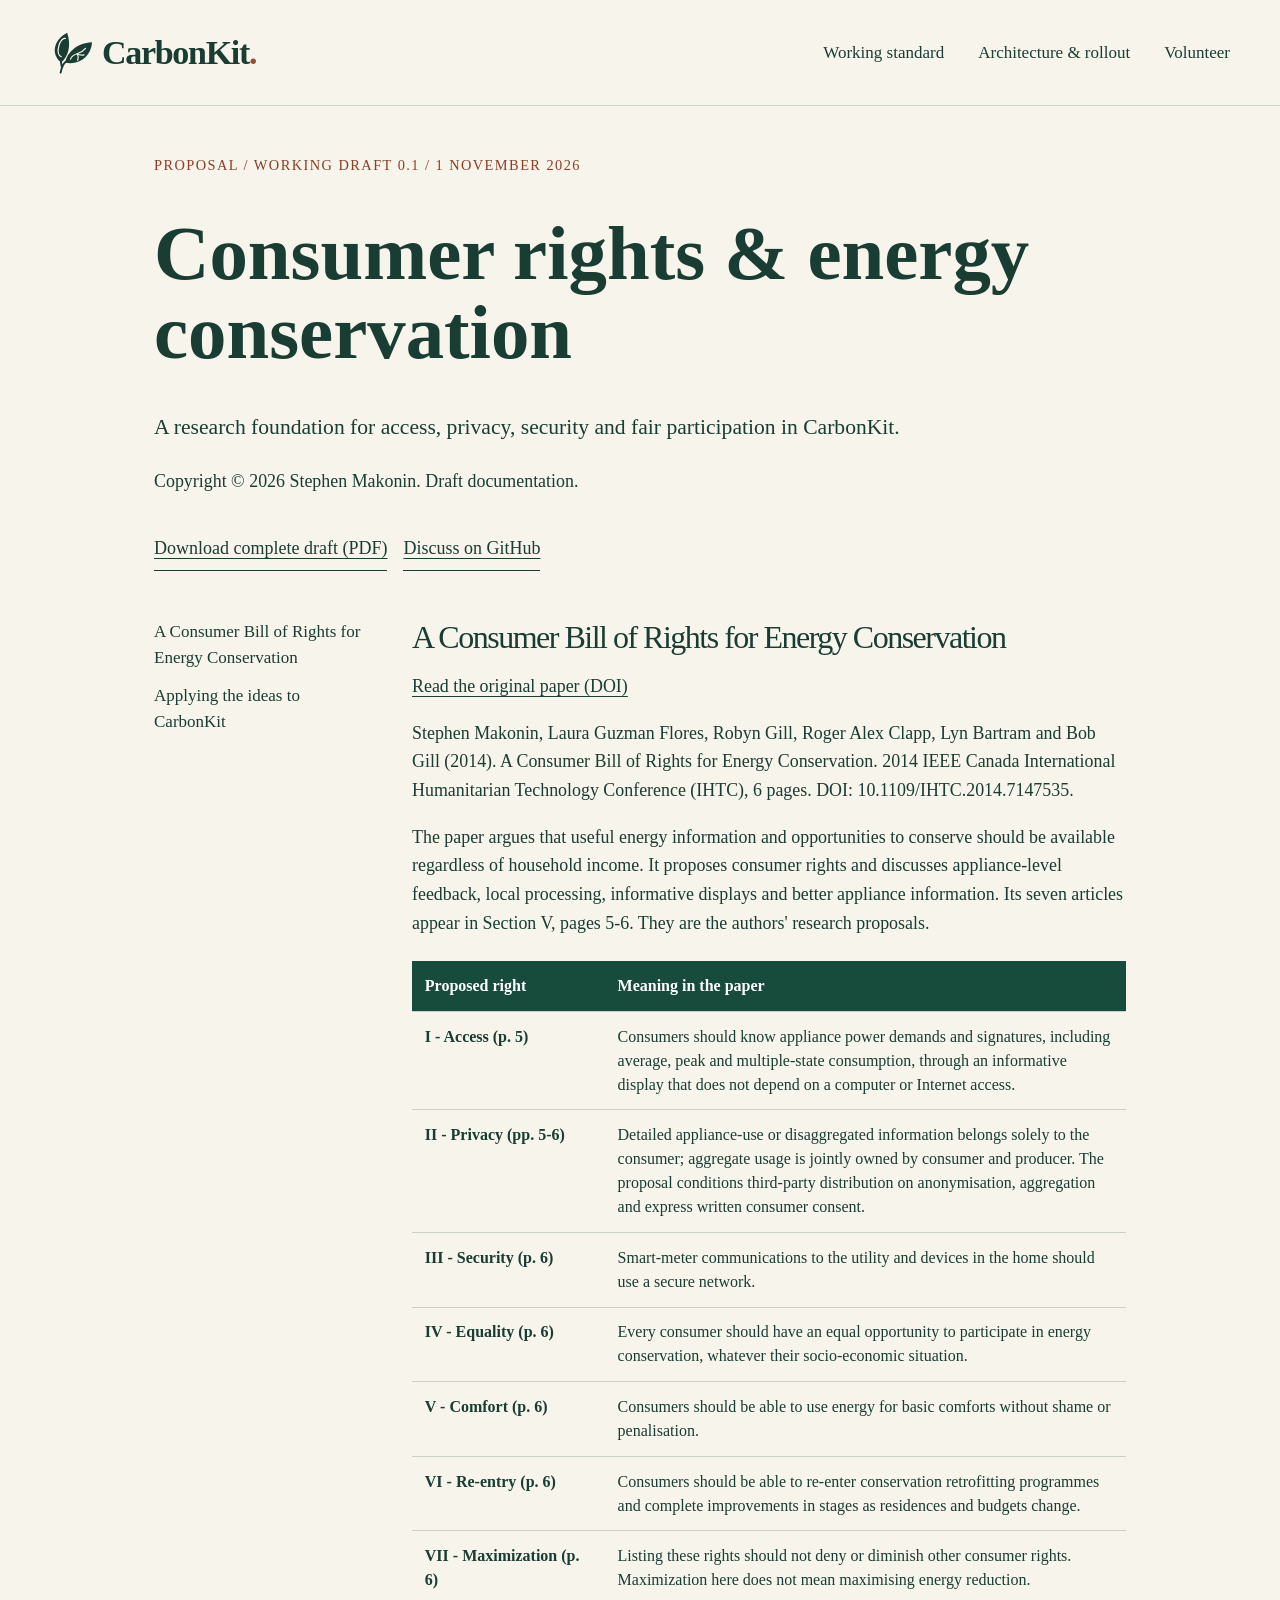
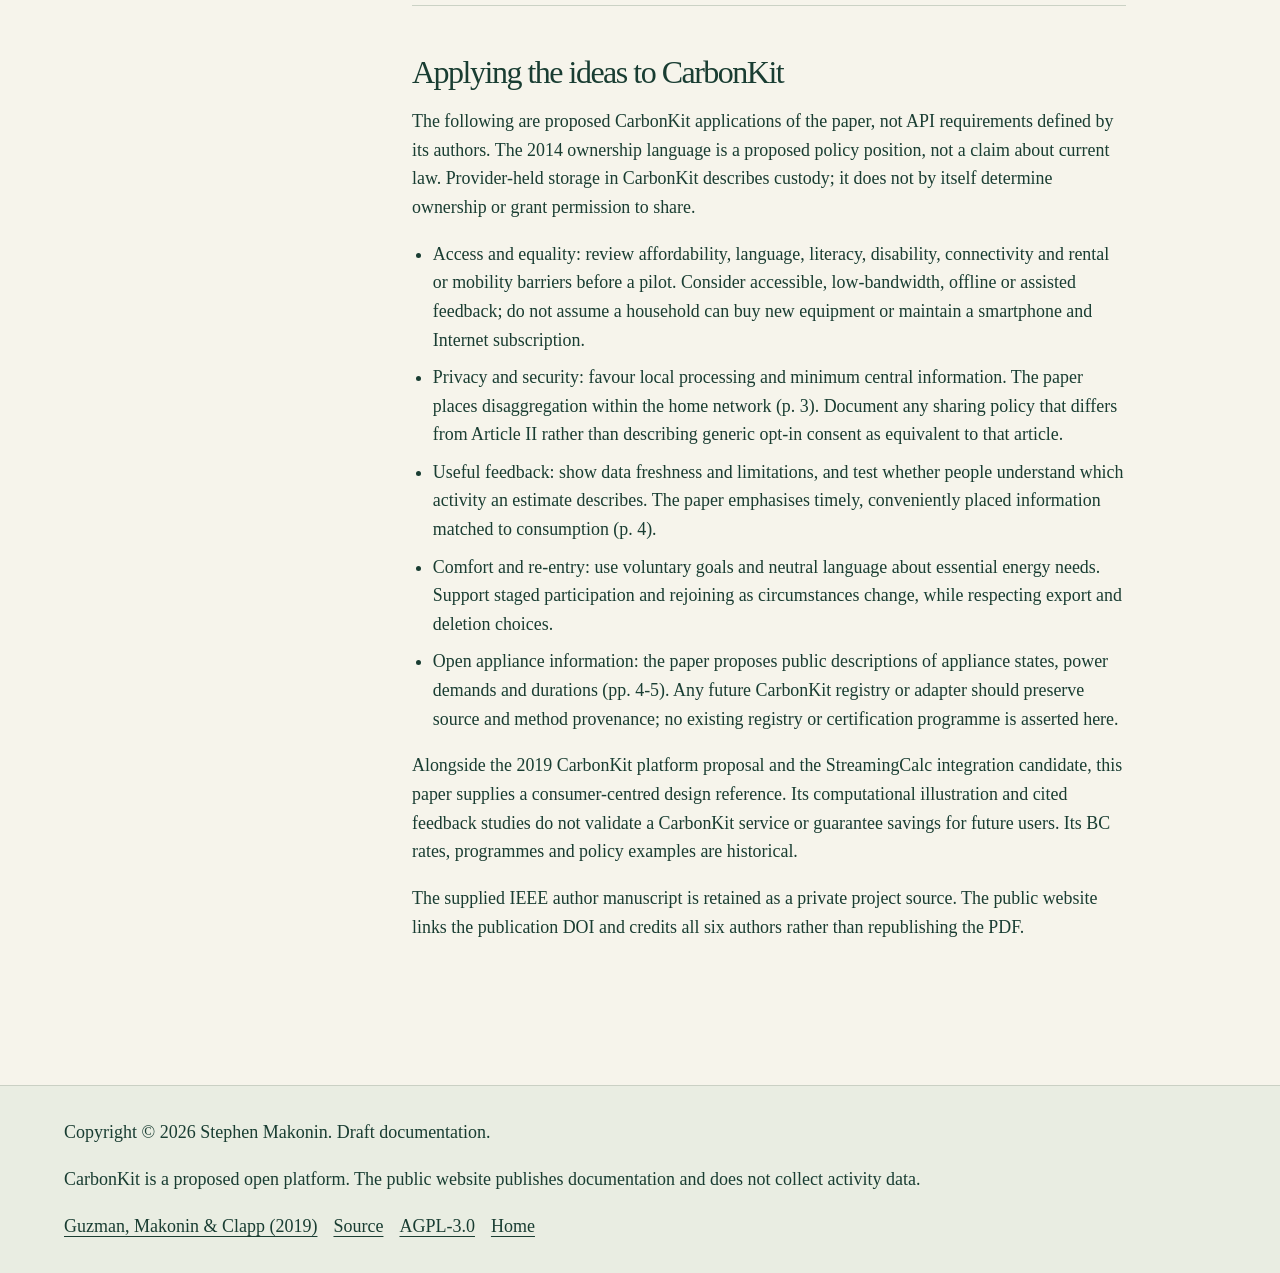
<file: consumer-rights.html>
<!doctype html><html lang="en"><head><meta charset="utf-8"><meta name="viewport" content="width=device-width,initial-scale=1"><meta name="description" content="A research foundation for access, privacy, security and fair participation in CarbonKit."><meta name="author" content="Stephen Makonin"><meta name="copyright" content="Copyright © 2026 Stephen Makonin"><title>Consumer rights &amp; energy conservation | CarbonKit</title><link rel="stylesheet" href="assets/style.css"><link rel="stylesheet" href="assets/documents.css"><link rel="icon" href="assets/favicon.svg" type="image/svg+xml"></head><body><a class="skip-link" href="#main">Skip to content</a><header class="site-header"><div class="wrap header-inner"><a href="index.html" class="brand" aria-label="CarbonKit home"><span class="brand-mark" aria-hidden="true"></span>CarbonKit<span class="brand-dot">.</span></a><nav aria-label="Primary navigation"><a href="standard.html">Working standard</a><a href="architecture.html">Architecture &amp; rollout</a><a href="index.html#volunteer">Volunteer</a></nav></div></header><main id="main" class="document"><p class="status">Proposal / Working draft 0.1 / 1 November 2026</p><h1>Consumer rights &amp; energy conservation</h1><p class="lede">A research foundation for access, privacy, security and fair participation in CarbonKit.</p><p class="doc-copyright">Copyright © 2026 Stephen Makonin. Draft documentation.</p><div class="doc-actions"><a href="downloads/carbonkit-working-draft-v0.1.pdf">Download complete draft (PDF)</a><a href="https://github.com/smakonin/CarbonKit">Discuss on GitHub</a></div><div class="document-grid"><nav class="document-nav" aria-label="On this page"><a href="#s1">A Consumer Bill of Rights for Energy Conservation</a><a href="#s2">Applying the ideas to CarbonKit</a></nav><div><section id="s1"><h2>A Consumer Bill of Rights for Energy Conservation</h2><p><a href="https://doi.org/10.1109/IHTC.2014.7147535">Read the original paper (DOI)</a></p><p>Stephen Makonin, Laura Guzman Flores, Robyn Gill, Roger Alex Clapp, Lyn Bartram and Bob Gill (2014). A Consumer Bill of Rights for Energy Conservation. 2014 IEEE Canada International Humanitarian Technology Conference (IHTC), 6 pages. DOI: 10.1109/IHTC.2014.7147535.</p><p>The paper argues that useful energy information and opportunities to conserve should be available regardless of household income. It proposes consumer rights and discusses appliance-level feedback, local processing, informative displays and better appliance information. Its seven articles appear in Section V, pages 5-6. They are the authors&#x27; research proposals.</p><div class="table-scroll" role="region" aria-label="Reference table" tabindex="0"><table><thead><tr><th scope="col">Proposed right</th><th scope="col">Meaning in the paper</th></tr></thead><tbody><tr><th scope="row">I - Access (p. 5)</th><td>Consumers should know appliance power demands and signatures, including average, peak and multiple-state consumption, through an informative display that does not depend on a computer or Internet access.</td></tr><tr><th scope="row">II - Privacy (pp. 5-6)</th><td>Detailed appliance-use or disaggregated information belongs solely to the consumer; aggregate usage is jointly owned by consumer and producer. The proposal conditions third-party distribution on anonymisation, aggregation and express written consumer consent.</td></tr><tr><th scope="row">III - Security (p. 6)</th><td>Smart-meter communications to the utility and devices in the home should use a secure network.</td></tr><tr><th scope="row">IV - Equality (p. 6)</th><td>Every consumer should have an equal opportunity to participate in energy conservation, whatever their socio-economic situation.</td></tr><tr><th scope="row">V - Comfort (p. 6)</th><td>Consumers should be able to use energy for basic comforts without shame or penalisation.</td></tr><tr><th scope="row">VI - Re-entry (p. 6)</th><td>Consumers should be able to re-enter conservation retrofitting programmes and complete improvements in stages as residences and budgets change.</td></tr><tr><th scope="row">VII - Maximization (p. 6)</th><td>Listing these rights should not deny or diminish other consumer rights. Maximization here does not mean maximising energy reduction.</td></tr></tbody></table></div></section><section id="s2"><h2>Applying the ideas to CarbonKit</h2><p>The following are proposed CarbonKit applications of the paper, not API requirements defined by its authors. The 2014 ownership language is a proposed policy position, not a claim about current law. Provider-held storage in CarbonKit describes custody; it does not by itself determine ownership or grant permission to share.</p><ul><li>Access and equality: review affordability, language, literacy, disability, connectivity and rental or mobility barriers before a pilot. Consider accessible, low-bandwidth, offline or assisted feedback; do not assume a household can buy new equipment or maintain a smartphone and Internet subscription.</li><li>Privacy and security: favour local processing and minimum central information. The paper places disaggregation within the home network (p. 3). Document any sharing policy that differs from Article II rather than describing generic opt-in consent as equivalent to that article.</li><li>Useful feedback: show data freshness and limitations, and test whether people understand which activity an estimate describes. The paper emphasises timely, conveniently placed information matched to consumption (p. 4).</li><li>Comfort and re-entry: use voluntary goals and neutral language about essential energy needs. Support staged participation and rejoining as circumstances change, while respecting export and deletion choices.</li><li>Open appliance information: the paper proposes public descriptions of appliance states, power demands and durations (pp. 4-5). Any future CarbonKit registry or adapter should preserve source and method provenance; no existing registry or certification programme is asserted here.</li></ul><p>Alongside the 2019 CarbonKit platform proposal and the StreamingCalc integration candidate, this paper supplies a consumer-centred design reference. Its computational illustration and cited feedback studies do not validate a CarbonKit service or guarantee savings for future users. Its BC rates, programmes and policy examples are historical.</p><p>The supplied IEEE author manuscript is retained as a private project source. The public website links the publication DOI and credits all six authors rather than republishing the PDF.</p></section></div></div></main><footer class="document-footer"><p>Copyright © 2026 Stephen Makonin. Draft documentation.</p><p>CarbonKit is a proposed open platform. The public website publishes documentation and does not collect activity data.</p><a href="https://doi.org/10.1145/3313294.3313385">Guzman, Makonin &amp; Clapp (2019)</a><a href="https://github.com/smakonin/CarbonKit">Source</a><a href="LICENSE">AGPL-3.0</a><a href="index.html">Home</a></footer></body></html>
</file>
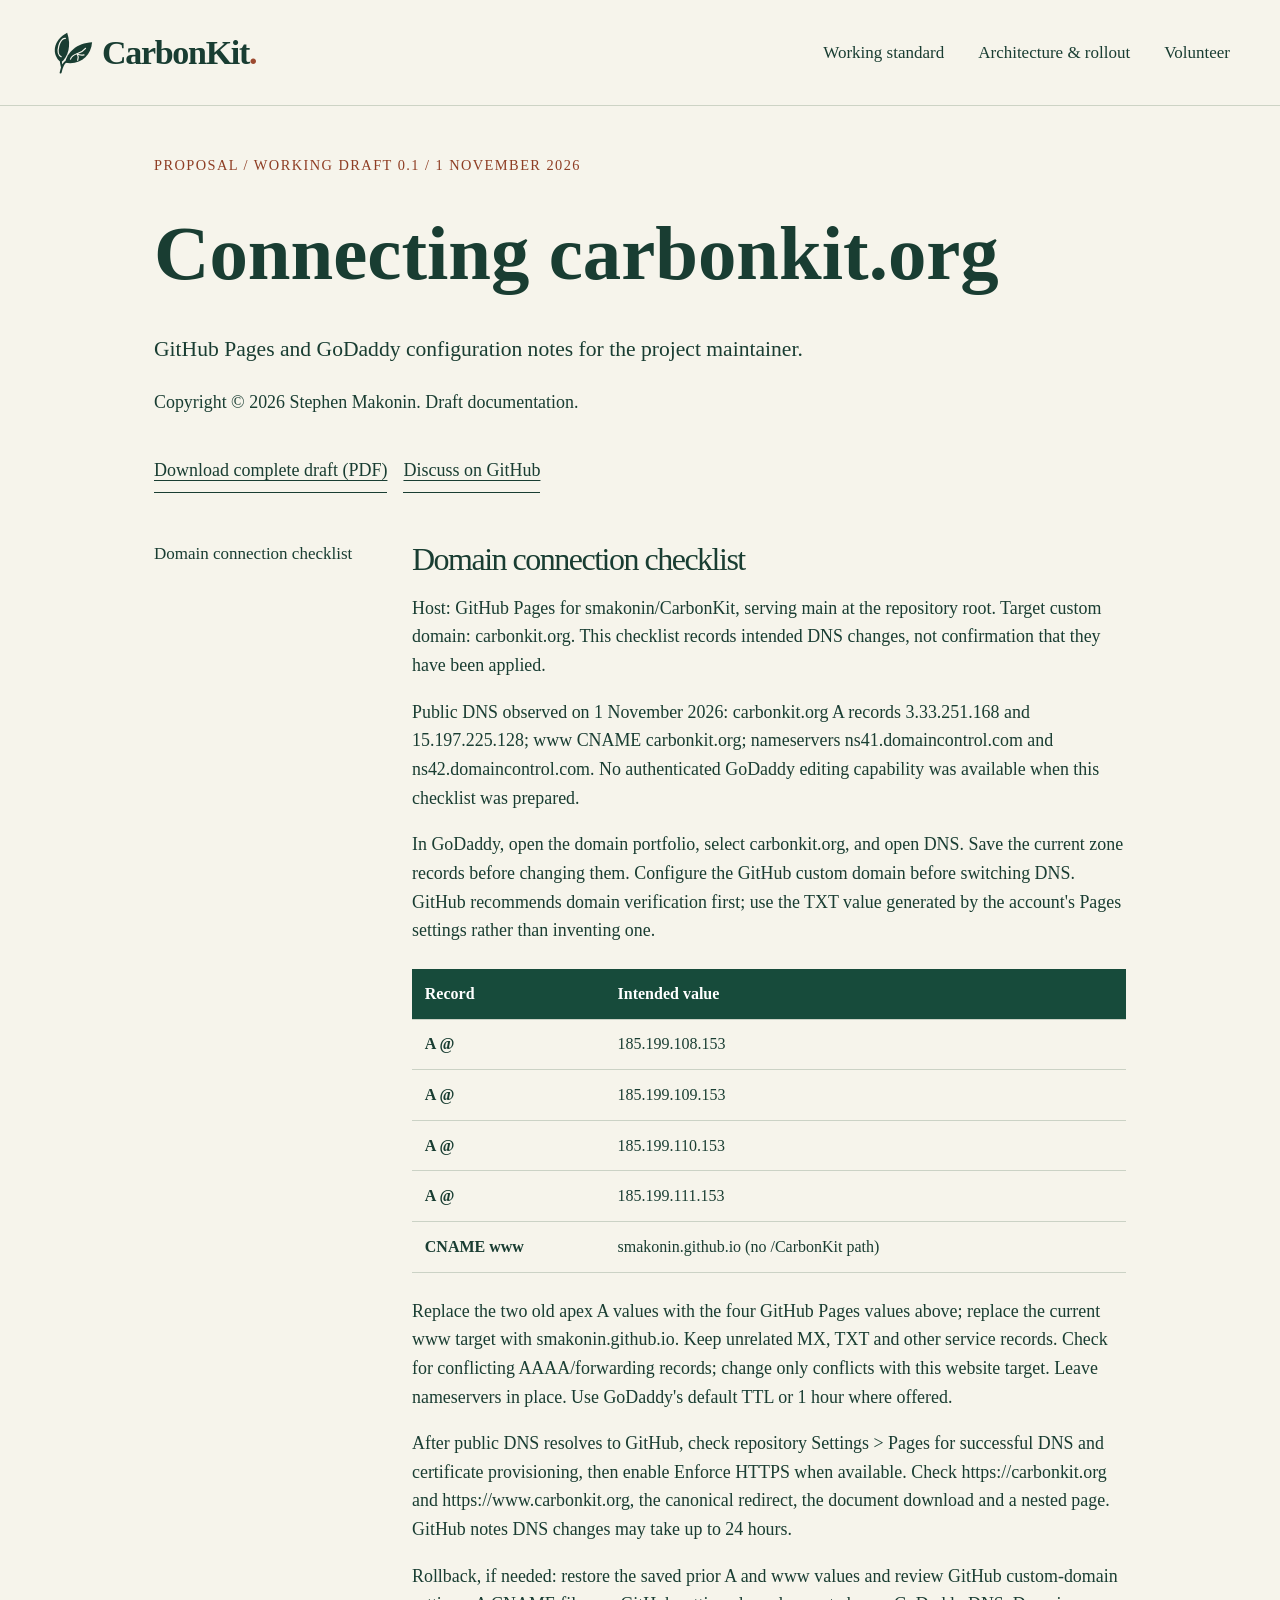
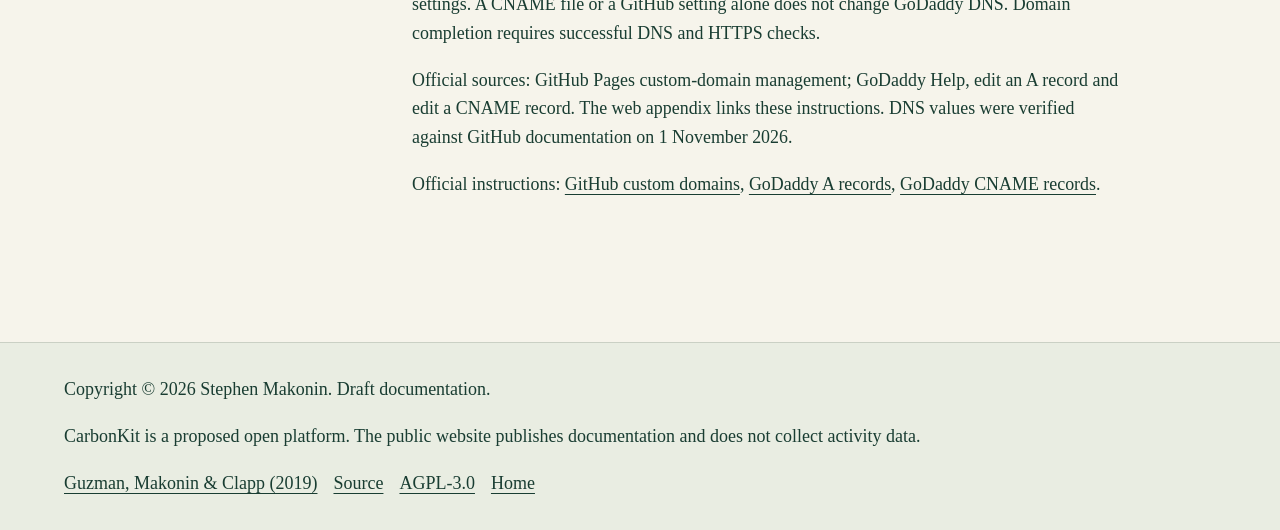
<file: domain-setup.html>
<!doctype html><html lang="en"><head><meta charset="utf-8"><meta name="viewport" content="width=device-width,initial-scale=1"><meta name="description" content="GitHub Pages and GoDaddy configuration notes for the project maintainer."><meta name="author" content="Stephen Makonin"><meta name="copyright" content="Copyright © 2026 Stephen Makonin"><title>Connecting carbonkit.org | CarbonKit</title><link rel="stylesheet" href="assets/style.css"><link rel="stylesheet" href="assets/documents.css"><link rel="icon" href="assets/favicon.svg" type="image/svg+xml"></head><body><a class="skip-link" href="#main">Skip to content</a><header class="site-header"><div class="wrap header-inner"><a href="index.html" class="brand" aria-label="CarbonKit home"><span class="brand-mark" aria-hidden="true"></span>CarbonKit<span class="brand-dot">.</span></a><nav aria-label="Primary navigation"><a href="standard.html">Working standard</a><a href="architecture.html">Architecture &amp; rollout</a><a href="index.html#volunteer">Volunteer</a></nav></div></header><main id="main" class="document"><p class="status">Proposal / Working draft 0.1 / 1 November 2026</p><h1>Connecting carbonkit.org</h1><p class="lede">GitHub Pages and GoDaddy configuration notes for the project maintainer.</p><p class="doc-copyright">Copyright © 2026 Stephen Makonin. Draft documentation.</p><div class="doc-actions"><a href="downloads/carbonkit-working-draft-v0.1.pdf">Download complete draft (PDF)</a><a href="https://github.com/smakonin/CarbonKit">Discuss on GitHub</a></div><div class="document-grid"><nav class="document-nav" aria-label="On this page"><a href="#s1">Domain connection checklist</a></nav><div><section id="s1"><h2>Domain connection checklist</h2><p>Host: GitHub Pages for smakonin/CarbonKit, serving main at the repository root. Target custom domain: carbonkit.org. This checklist records intended DNS changes, not confirmation that they have been applied.</p><p>Public DNS observed on 1 November 2026: carbonkit.org A records 3.33.251.168 and 15.197.225.128; www CNAME carbonkit.org; nameservers ns41.domaincontrol.com and ns42.domaincontrol.com. No authenticated GoDaddy editing capability was available when this checklist was prepared.</p><p>In GoDaddy, open the domain portfolio, select carbonkit.org, and open DNS. Save the current zone records before changing them. Configure the GitHub custom domain before switching DNS. GitHub recommends domain verification first; use the TXT value generated by the account&#x27;s Pages settings rather than inventing one.</p><div class="table-scroll" role="region" aria-label="Reference table" tabindex="0"><table><thead><tr><th scope="col">Record</th><th scope="col">Intended value</th></tr></thead><tbody><tr><th scope="row">A @</th><td>185.199.108.153</td></tr><tr><th scope="row">A @</th><td>185.199.109.153</td></tr><tr><th scope="row">A @</th><td>185.199.110.153</td></tr><tr><th scope="row">A @</th><td>185.199.111.153</td></tr><tr><th scope="row">CNAME www</th><td>smakonin.github.io (no /CarbonKit path)</td></tr></tbody></table></div><p>Replace the two old apex A values with the four GitHub Pages values above; replace the current www target with smakonin.github.io. Keep unrelated MX, TXT and other service records. Check for conflicting AAAA/forwarding records; change only conflicts with this website target. Leave nameservers in place. Use GoDaddy&#x27;s default TTL or 1 hour where offered.</p><p>After public DNS resolves to GitHub, check repository Settings &gt; Pages for successful DNS and certificate provisioning, then enable Enforce HTTPS when available. Check https://carbonkit.org and https://www.carbonkit.org, the canonical redirect, the document download and a nested page. GitHub notes DNS changes may take up to 24 hours.</p><p>Rollback, if needed: restore the saved prior A and www values and review GitHub custom-domain settings. A CNAME file or a GitHub setting alone does not change GoDaddy DNS. Domain completion requires successful DNS and HTTPS checks.</p><p>Official sources: GitHub Pages custom-domain management; GoDaddy Help, edit an A record and edit a CNAME record. The web appendix links these instructions. DNS values were verified against GitHub documentation on 1 November 2026.</p><p>Official instructions: <a href="https://docs.github.com/en/pages/configuring-a-custom-domain-for-your-github-pages-site/managing-a-custom-domain-for-your-github-pages-site">GitHub custom domains</a>, <a href="https://www.godaddy.com/help/edit-an-a-record-19239">GoDaddy A records</a>, <a href="https://www.godaddy.com/help/edit-a-cname-record-19237">GoDaddy CNAME records</a>.</p></section></div></div></main><footer class="document-footer"><p>Copyright © 2026 Stephen Makonin. Draft documentation.</p><p>CarbonKit is a proposed open platform. The public website publishes documentation and does not collect activity data.</p><a href="https://doi.org/10.1145/3313294.3313385">Guzman, Makonin &amp; Clapp (2019)</a><a href="https://github.com/smakonin/CarbonKit">Source</a><a href="LICENSE">AGPL-3.0</a><a href="index.html">Home</a></footer></body></html>
</file>
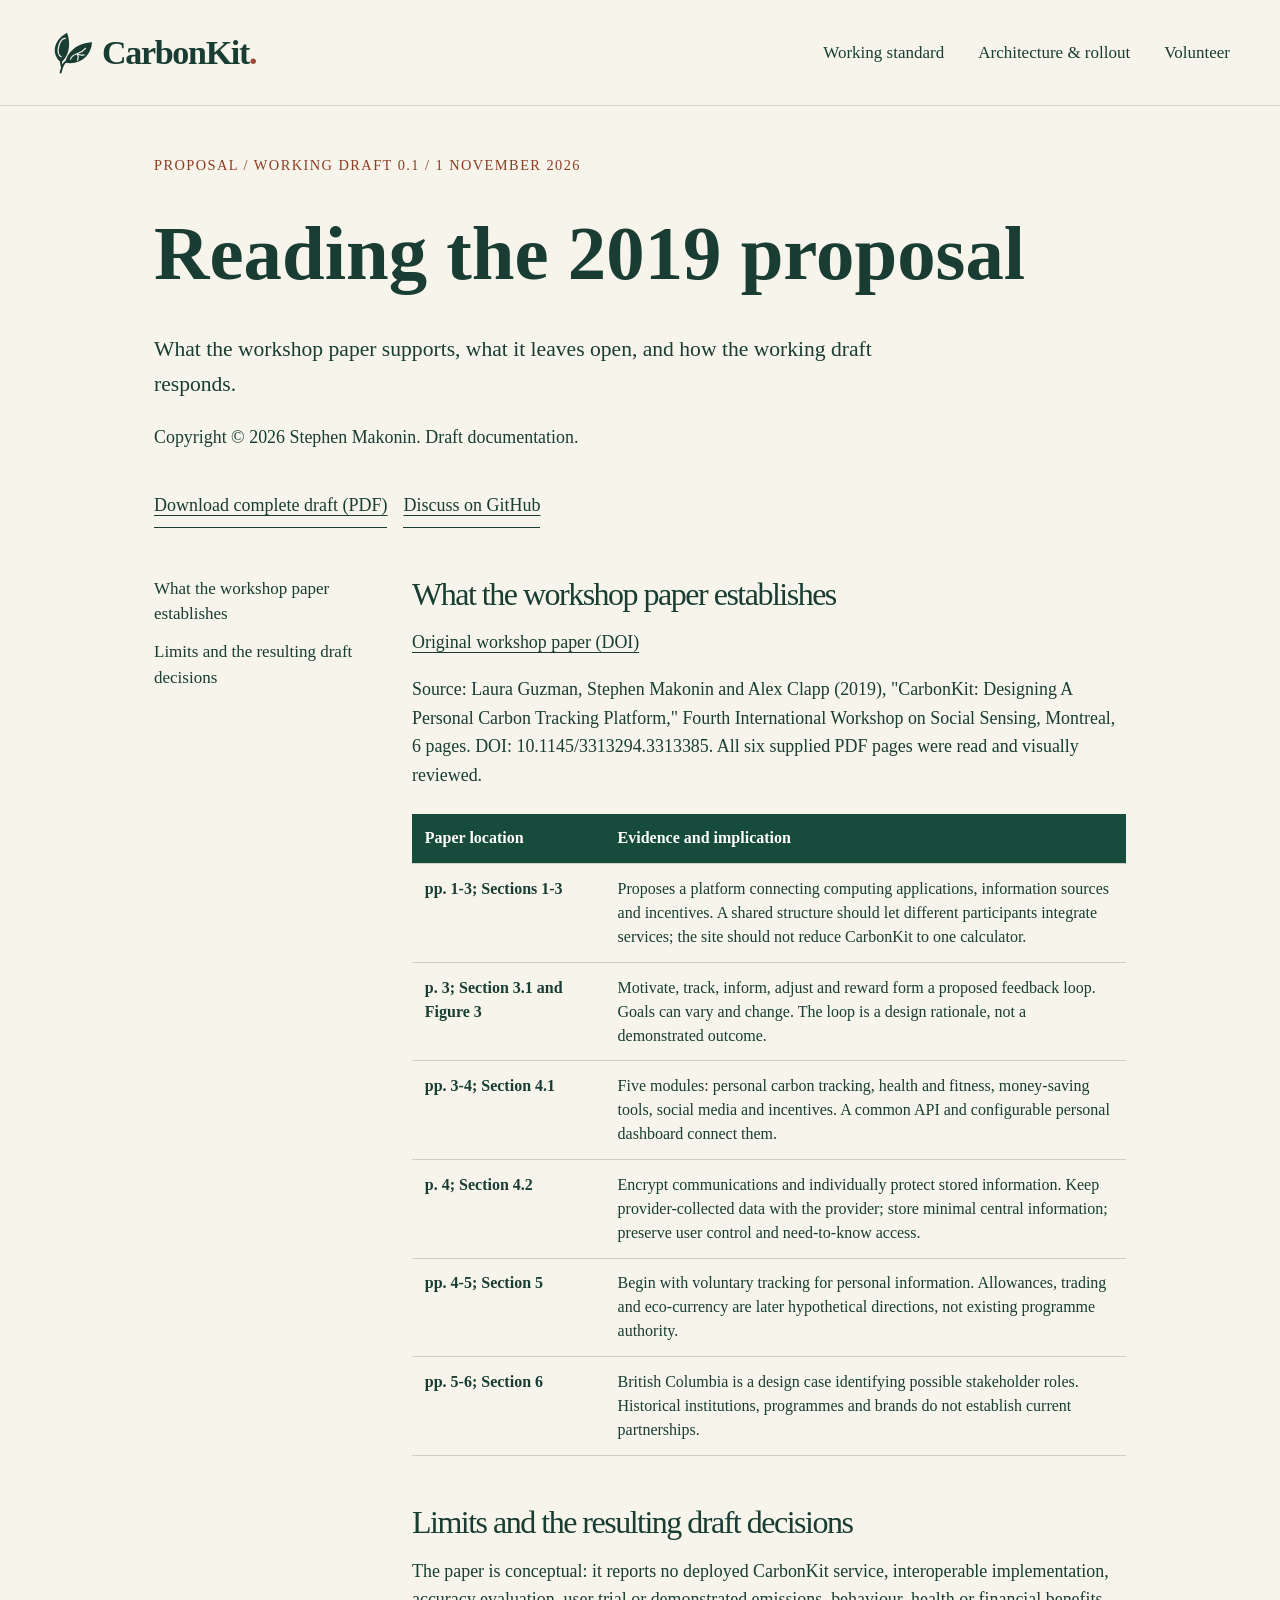
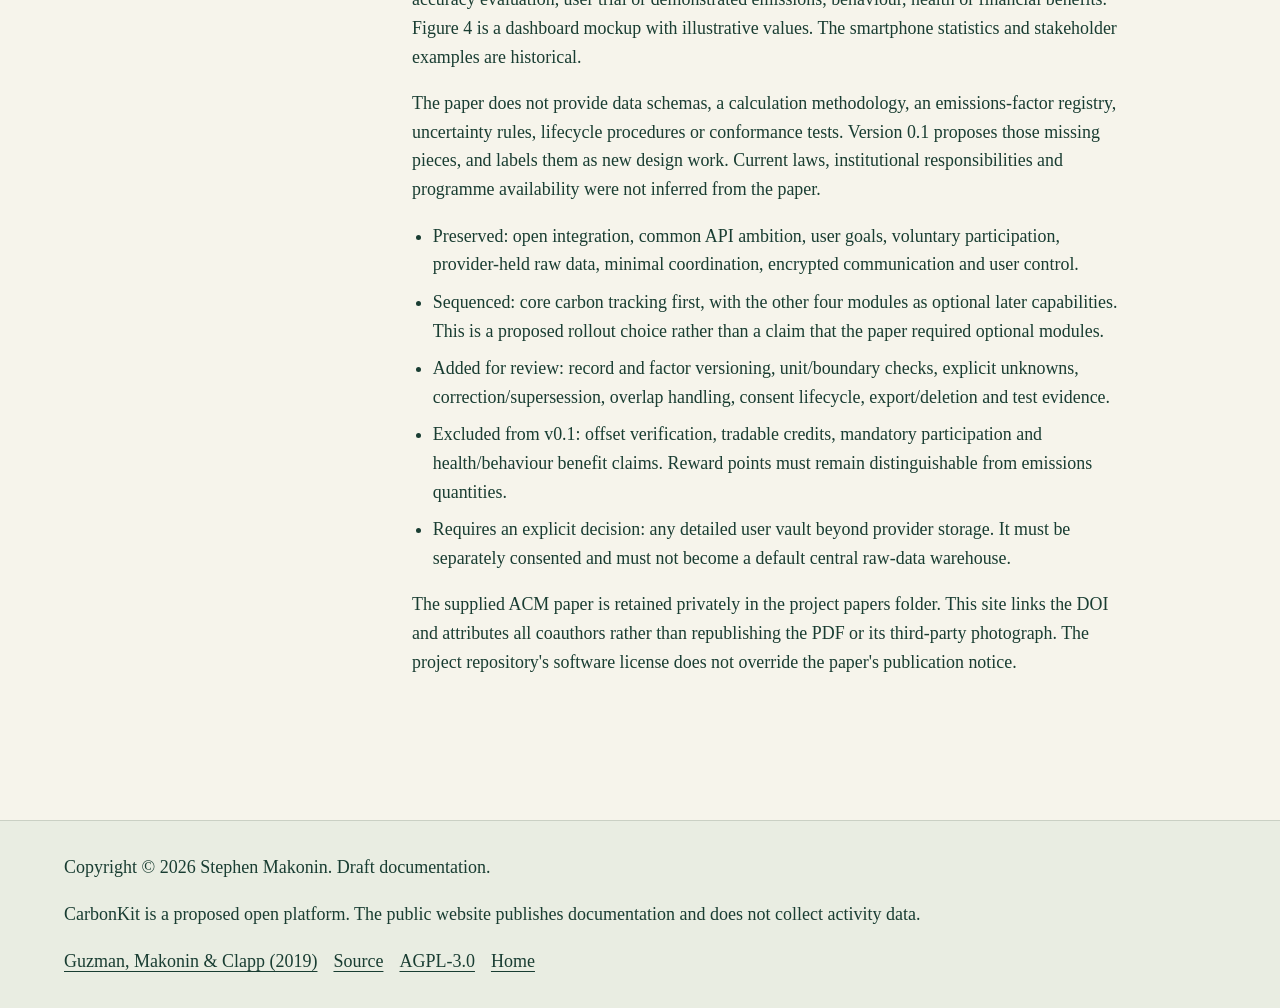
<file: paper-review.html>
<!doctype html><html lang="en"><head><meta charset="utf-8"><meta name="viewport" content="width=device-width,initial-scale=1"><meta name="description" content="What the workshop paper supports, what it leaves open, and how the working draft responds."><meta name="author" content="Stephen Makonin"><meta name="copyright" content="Copyright © 2026 Stephen Makonin"><title>Reading the 2019 proposal | CarbonKit</title><link rel="stylesheet" href="assets/style.css"><link rel="stylesheet" href="assets/documents.css"><link rel="icon" href="assets/favicon.svg" type="image/svg+xml"></head><body><a class="skip-link" href="#main">Skip to content</a><header class="site-header"><div class="wrap header-inner"><a href="index.html" class="brand" aria-label="CarbonKit home"><span class="brand-mark" aria-hidden="true"></span>CarbonKit<span class="brand-dot">.</span></a><nav aria-label="Primary navigation"><a href="standard.html">Working standard</a><a href="architecture.html">Architecture &amp; rollout</a><a href="index.html#volunteer">Volunteer</a></nav></div></header><main id="main" class="document"><p class="status">Proposal / Working draft 0.1 / 1 November 2026</p><h1>Reading the 2019 proposal</h1><p class="lede">What the workshop paper supports, what it leaves open, and how the working draft responds.</p><p class="doc-copyright">Copyright © 2026 Stephen Makonin. Draft documentation.</p><div class="doc-actions"><a href="downloads/carbonkit-working-draft-v0.1.pdf">Download complete draft (PDF)</a><a href="https://github.com/smakonin/CarbonKit">Discuss on GitHub</a></div><div class="document-grid"><nav class="document-nav" aria-label="On this page"><a href="#s1">What the workshop paper establishes</a><a href="#s2">Limits and the resulting draft decisions</a></nav><div><section id="s1"><h2>What the workshop paper establishes</h2><p><a href="https://doi.org/10.1145/3313294.3313385">Original workshop paper (DOI)</a></p><p>Source: Laura Guzman, Stephen Makonin and Alex Clapp (2019), &quot;CarbonKit: Designing A Personal Carbon Tracking Platform,&quot; Fourth International Workshop on Social Sensing, Montreal, 6 pages. DOI: 10.1145/3313294.3313385. All six supplied PDF pages were read and visually reviewed.</p><div class="table-scroll" role="region" aria-label="Reference table" tabindex="0"><table><thead><tr><th scope="col">Paper location</th><th scope="col">Evidence and implication</th></tr></thead><tbody><tr><th scope="row">pp. 1-3; Sections 1-3</th><td>Proposes a platform connecting computing applications, information sources and incentives. A shared structure should let different participants integrate services; the site should not reduce CarbonKit to one calculator.</td></tr><tr><th scope="row">p. 3; Section 3.1 and Figure 3</th><td>Motivate, track, inform, adjust and reward form a proposed feedback loop. Goals can vary and change. The loop is a design rationale, not a demonstrated outcome.</td></tr><tr><th scope="row">pp. 3-4; Section 4.1</th><td>Five modules: personal carbon tracking, health and fitness, money-saving tools, social media and incentives. A common API and configurable personal dashboard connect them.</td></tr><tr><th scope="row">p. 4; Section 4.2</th><td>Encrypt communications and individually protect stored information. Keep provider-collected data with the provider; store minimal central information; preserve user control and need-to-know access.</td></tr><tr><th scope="row">pp. 4-5; Section 5</th><td>Begin with voluntary tracking for personal information. Allowances, trading and eco-currency are later hypothetical directions, not existing programme authority.</td></tr><tr><th scope="row">pp. 5-6; Section 6</th><td>British Columbia is a design case identifying possible stakeholder roles. Historical institutions, programmes and brands do not establish current partnerships.</td></tr></tbody></table></div></section><section id="s2"><h2>Limits and the resulting draft decisions</h2><p>The paper is conceptual: it reports no deployed CarbonKit service, interoperable implementation, accuracy evaluation, user trial or demonstrated emissions, behaviour, health or financial benefits. Figure 4 is a dashboard mockup with illustrative values. The smartphone statistics and stakeholder examples are historical.</p><p>The paper does not provide data schemas, a calculation methodology, an emissions-factor registry, uncertainty rules, lifecycle procedures or conformance tests. Version 0.1 proposes those missing pieces, and labels them as new design work. Current laws, institutional responsibilities and programme availability were not inferred from the paper.</p><ul><li>Preserved: open integration, common API ambition, user goals, voluntary participation, provider-held raw data, minimal coordination, encrypted communication and user control.</li><li>Sequenced: core carbon tracking first, with the other four modules as optional later capabilities. This is a proposed rollout choice rather than a claim that the paper required optional modules.</li><li>Added for review: record and factor versioning, unit/boundary checks, explicit unknowns, correction/supersession, overlap handling, consent lifecycle, export/deletion and test evidence.</li><li>Excluded from v0.1: offset verification, tradable credits, mandatory participation and health/behaviour benefit claims. Reward points must remain distinguishable from emissions quantities.</li><li>Requires an explicit decision: any detailed user vault beyond provider storage. It must be separately consented and must not become a default central raw-data warehouse.</li></ul><p>The supplied ACM paper is retained privately in the project papers folder. This site links the DOI and attributes all coauthors rather than republishing the PDF or its third-party photograph. The project repository&#x27;s software license does not override the paper&#x27;s publication notice.</p></section></div></div></main><footer class="document-footer"><p>Copyright © 2026 Stephen Makonin. Draft documentation.</p><p>CarbonKit is a proposed open platform. The public website publishes documentation and does not collect activity data.</p><a href="https://doi.org/10.1145/3313294.3313385">Guzman, Makonin &amp; Clapp (2019)</a><a href="https://github.com/smakonin/CarbonKit">Source</a><a href="LICENSE">AGPL-3.0</a><a href="index.html">Home</a></footer></body></html>
</file>
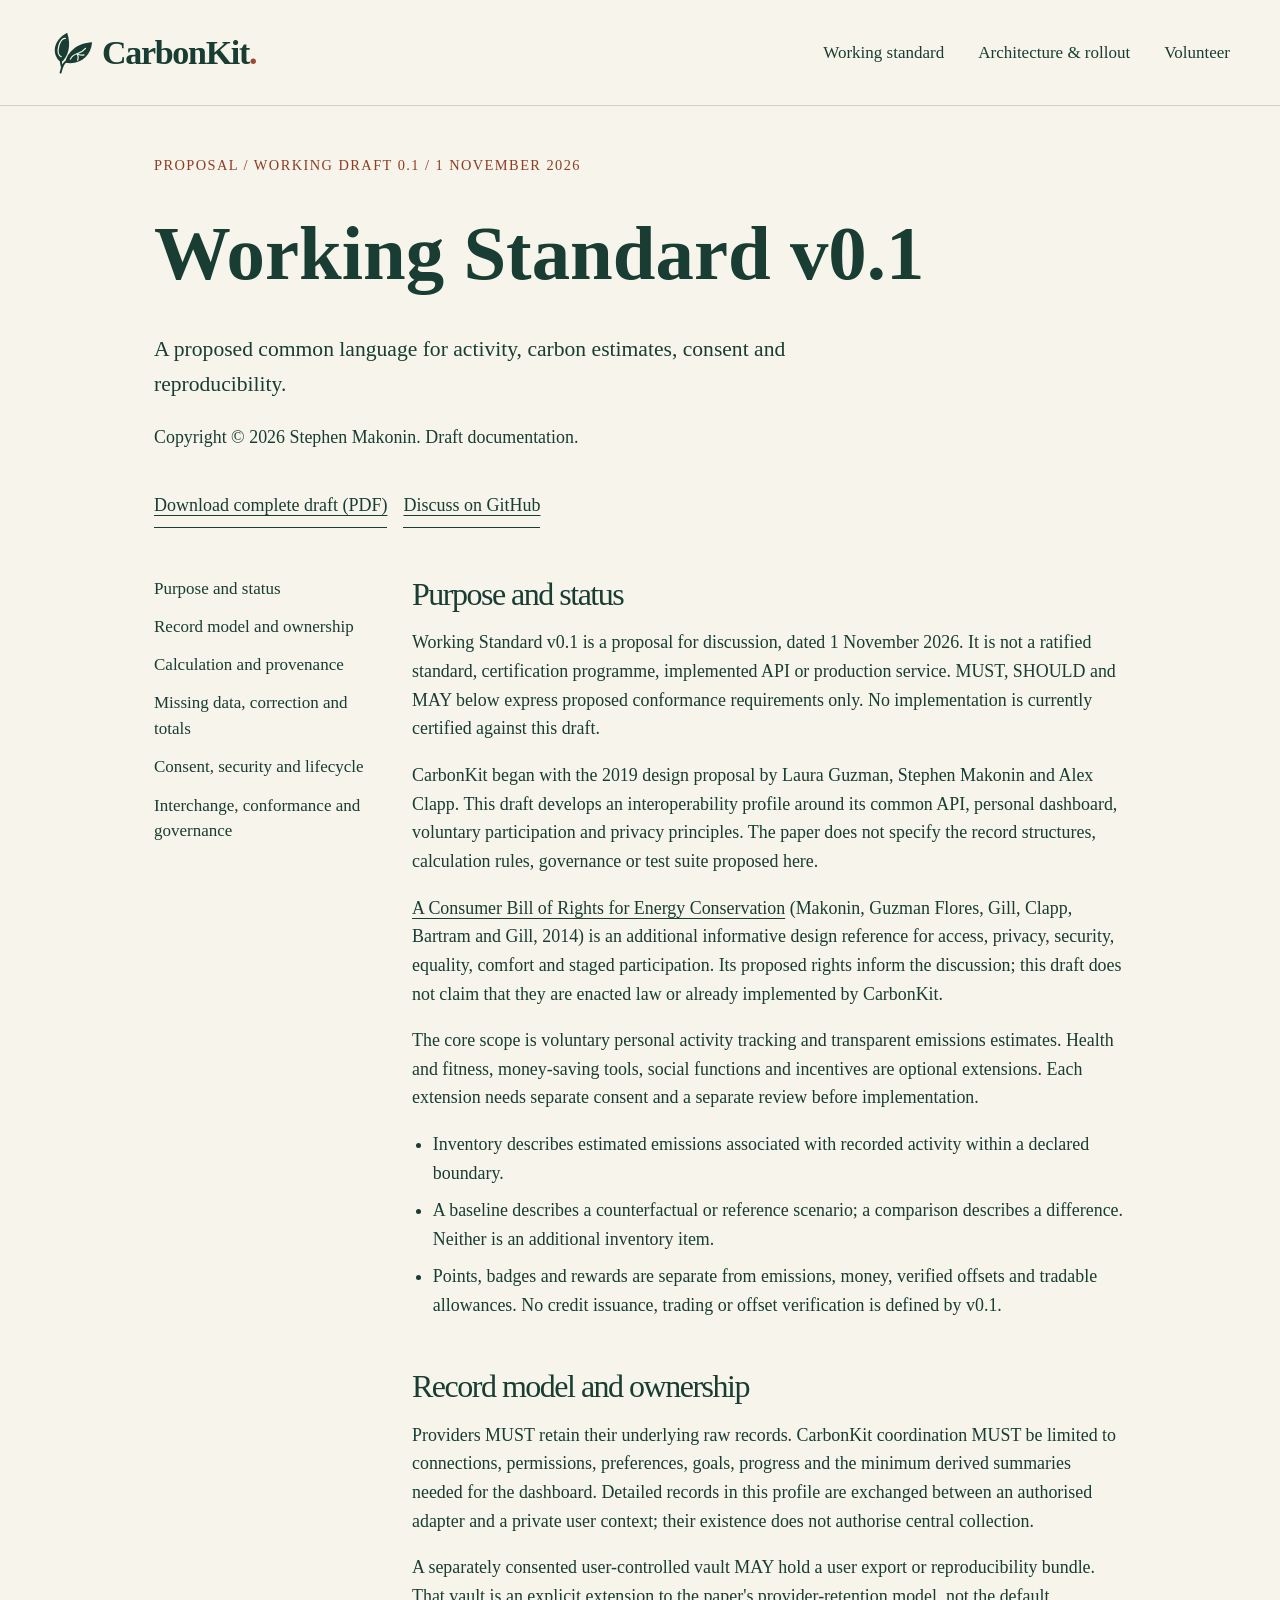
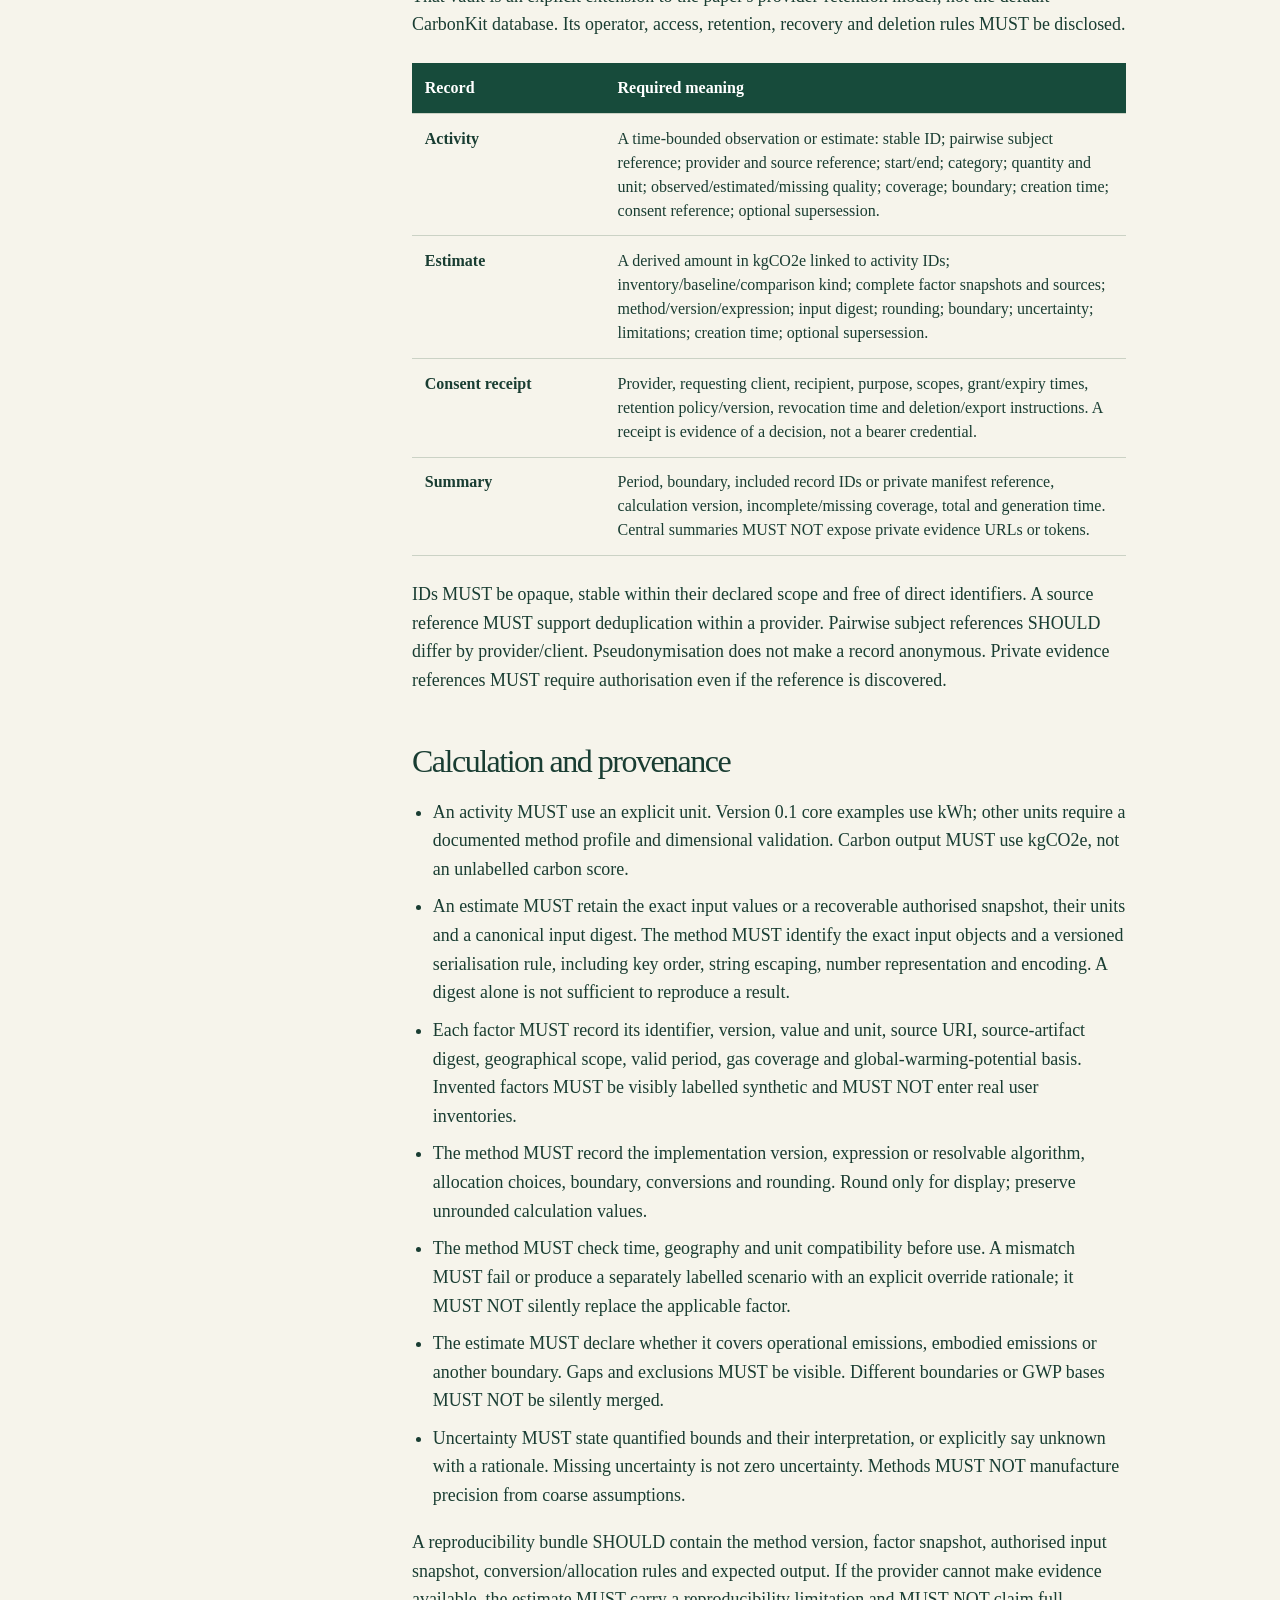
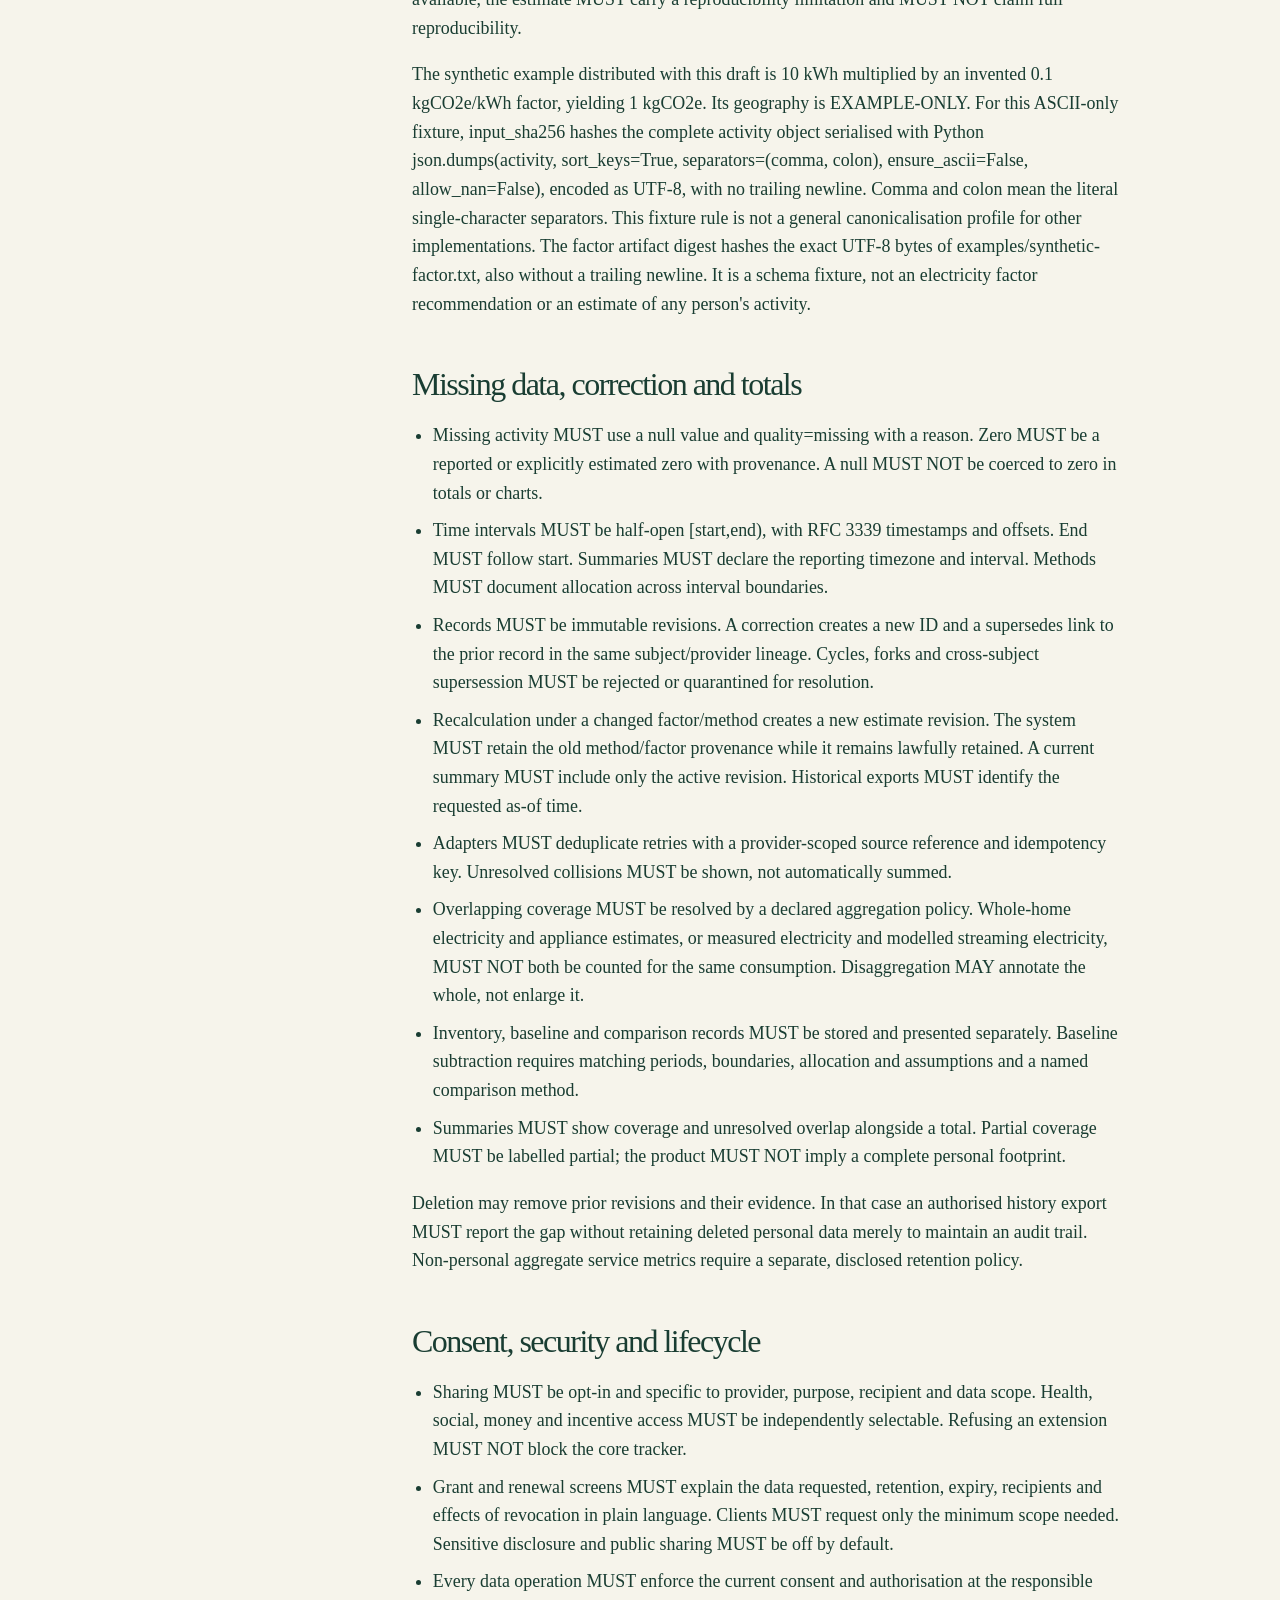
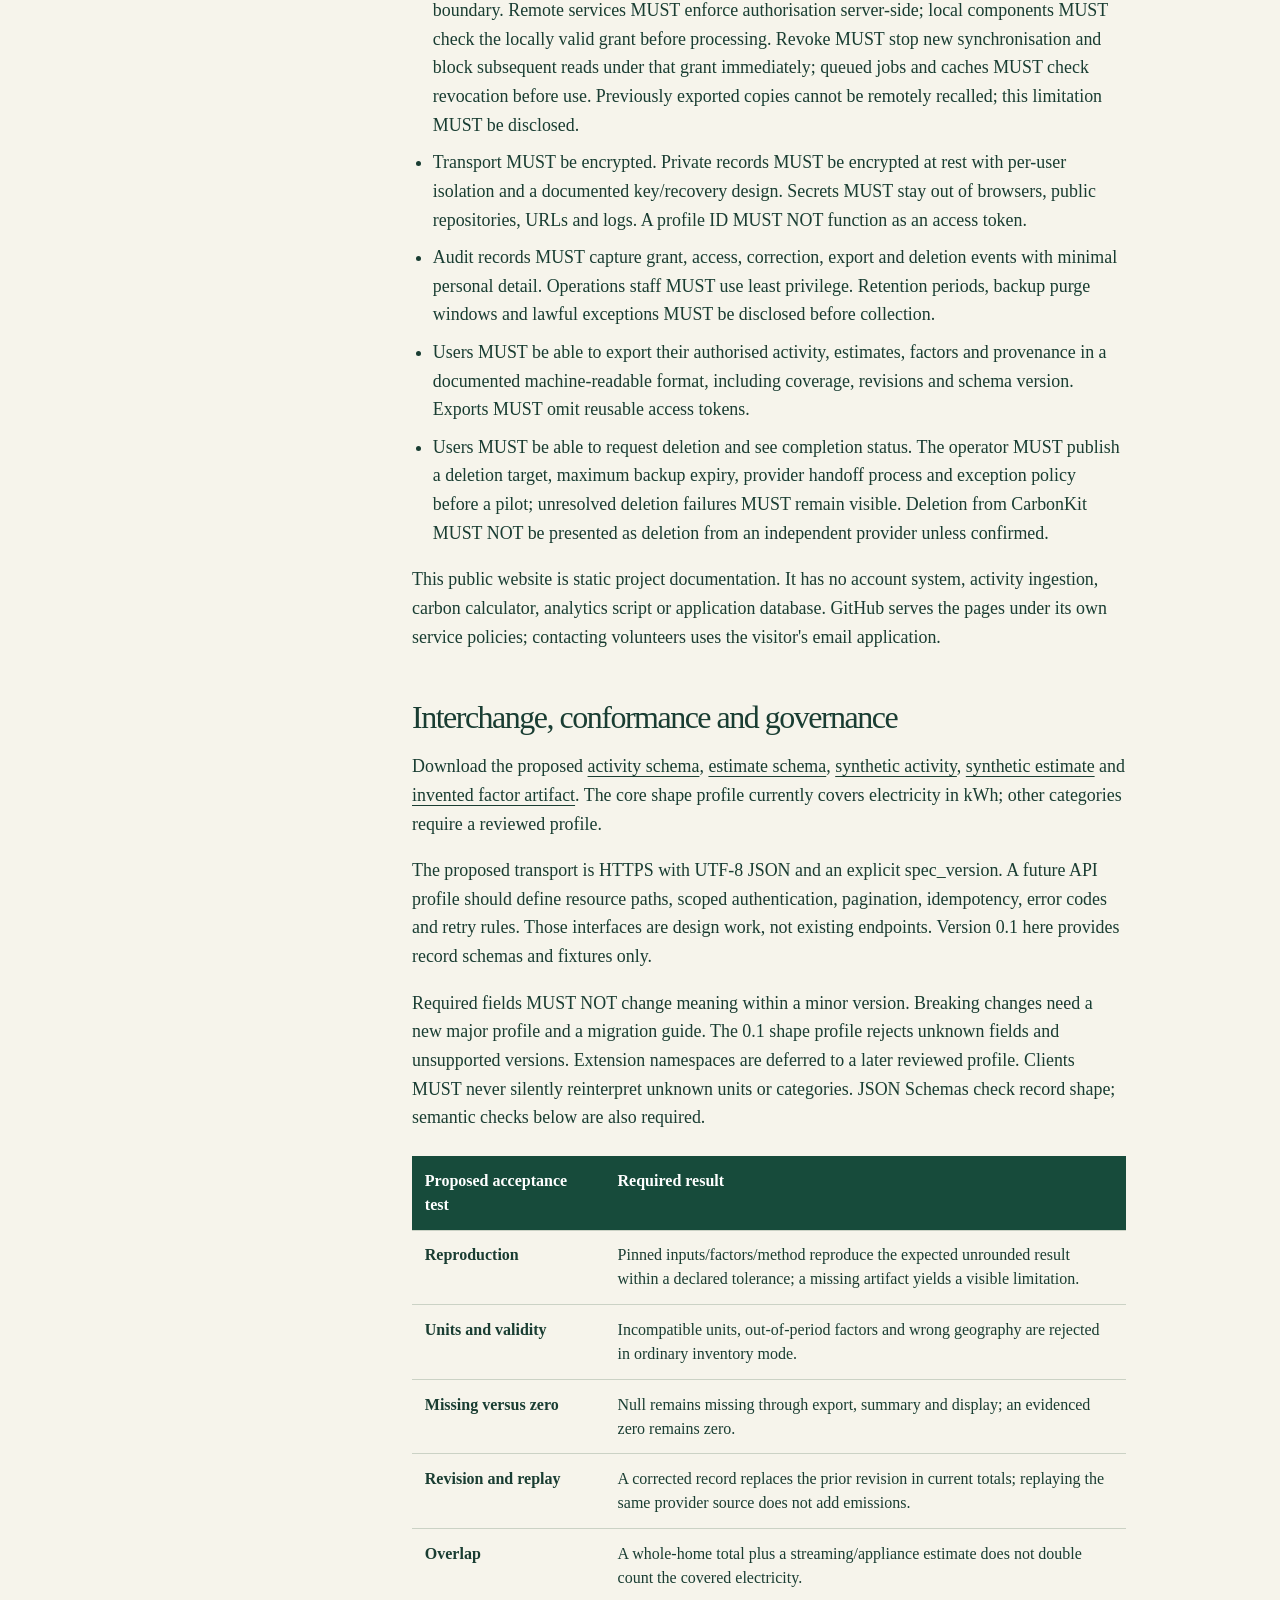
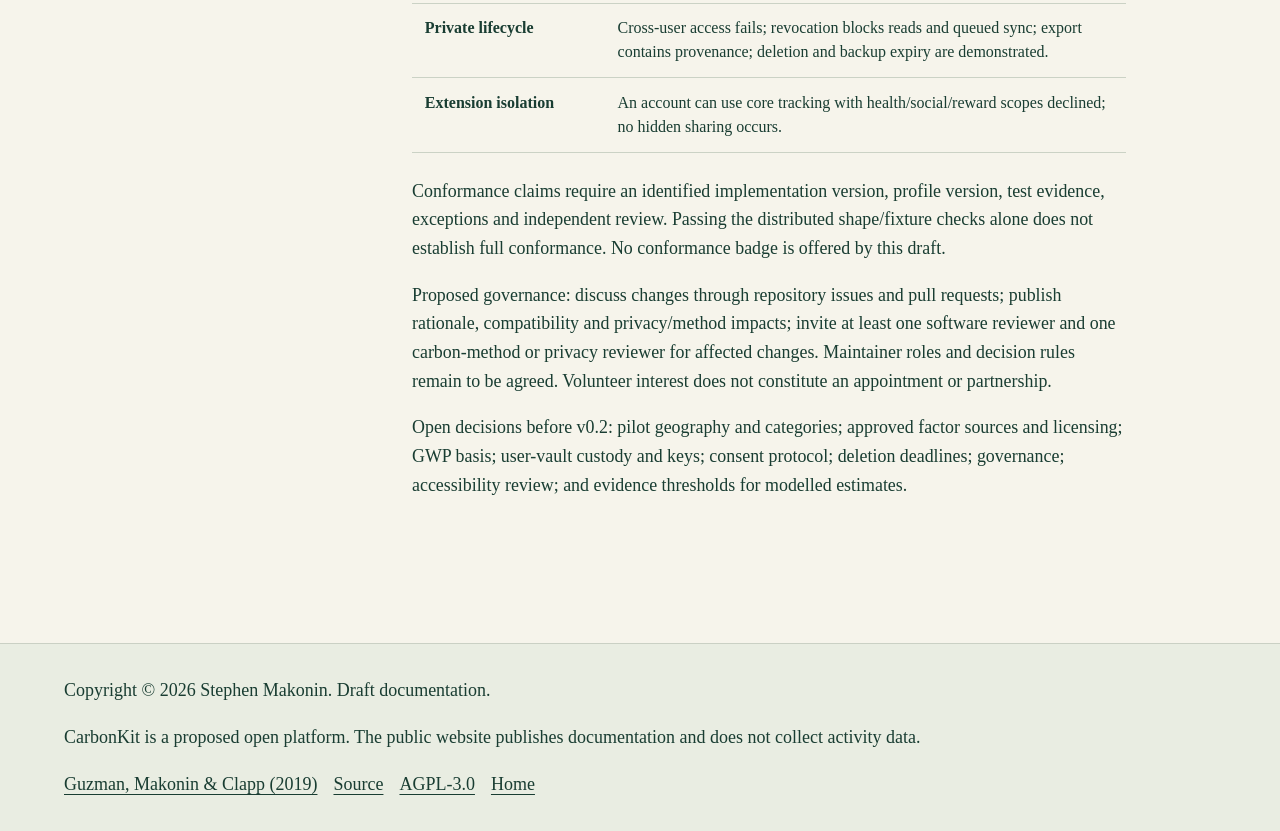
<file: standard.html>
<!doctype html><html lang="en"><head><meta charset="utf-8"><meta name="viewport" content="width=device-width,initial-scale=1"><meta name="description" content="A proposed common language for activity, carbon estimates, consent and reproducibility."><meta name="author" content="Stephen Makonin"><meta name="copyright" content="Copyright © 2026 Stephen Makonin"><title>Working Standard v0.1 | CarbonKit</title><link rel="stylesheet" href="assets/style.css"><link rel="stylesheet" href="assets/documents.css"><link rel="icon" href="assets/favicon.svg" type="image/svg+xml"></head><body><a class="skip-link" href="#main">Skip to content</a><header class="site-header"><div class="wrap header-inner"><a href="index.html" class="brand" aria-label="CarbonKit home"><span class="brand-mark" aria-hidden="true"></span>CarbonKit<span class="brand-dot">.</span></a><nav aria-label="Primary navigation"><a href="standard.html">Working standard</a><a href="architecture.html">Architecture &amp; rollout</a><a href="index.html#volunteer">Volunteer</a></nav></div></header><main id="main" class="document"><p class="status">Proposal / Working draft 0.1 / 1 November 2026</p><h1>Working Standard v0.1</h1><p class="lede">A proposed common language for activity, carbon estimates, consent and reproducibility.</p><p class="doc-copyright">Copyright © 2026 Stephen Makonin. Draft documentation.</p><div class="doc-actions"><a href="downloads/carbonkit-working-draft-v0.1.pdf">Download complete draft (PDF)</a><a href="https://github.com/smakonin/CarbonKit">Discuss on GitHub</a></div><div class="document-grid"><nav class="document-nav" aria-label="On this page"><a href="#s1">Purpose and status</a><a href="#s2">Record model and ownership</a><a href="#s3">Calculation and provenance</a><a href="#s4">Missing data, correction and totals</a><a href="#s5">Consent, security and lifecycle</a><a href="#s6">Interchange, conformance and governance</a></nav><div><section id="s1"><h2>Purpose and status</h2><p>Working Standard v0.1 is a proposal for discussion, dated 1 November 2026. It is not a ratified standard, certification programme, implemented API or production service. MUST, SHOULD and MAY below express proposed conformance requirements only. No implementation is currently certified against this draft.</p><p>CarbonKit began with the 2019 design proposal by Laura Guzman, Stephen Makonin and Alex Clapp. This draft develops an interoperability profile around its common API, personal dashboard, voluntary participation and privacy principles. The paper does not specify the record structures, calculation rules, governance or test suite proposed here.</p><p><a href="consumer-rights.html">A Consumer Bill of Rights for Energy Conservation</a> (Makonin, Guzman Flores, Gill, Clapp, Bartram and Gill, 2014) is an additional informative design reference for access, privacy, security, equality, comfort and staged participation. Its proposed rights inform the discussion; this draft does not claim that they are enacted law or already implemented by CarbonKit.</p><p>The core scope is voluntary personal activity tracking and transparent emissions estimates. Health and fitness, money-saving tools, social functions and incentives are optional extensions. Each extension needs separate consent and a separate review before implementation.</p><ul><li>Inventory describes estimated emissions associated with recorded activity within a declared boundary.</li><li>A baseline describes a counterfactual or reference scenario; a comparison describes a difference. Neither is an additional inventory item.</li><li>Points, badges and rewards are separate from emissions, money, verified offsets and tradable allowances. No credit issuance, trading or offset verification is defined by v0.1.</li></ul></section><section id="s2"><h2>Record model and ownership</h2><p>Providers MUST retain their underlying raw records. CarbonKit coordination MUST be limited to connections, permissions, preferences, goals, progress and the minimum derived summaries needed for the dashboard. Detailed records in this profile are exchanged between an authorised adapter and a private user context; their existence does not authorise central collection.</p><p>A separately consented user-controlled vault MAY hold a user export or reproducibility bundle. That vault is an explicit extension to the paper&#x27;s provider-retention model, not the default CarbonKit database. Its operator, access, retention, recovery and deletion rules MUST be disclosed.</p><div class="table-scroll" role="region" aria-label="Reference table" tabindex="0"><table><thead><tr><th scope="col">Record</th><th scope="col">Required meaning</th></tr></thead><tbody><tr><th scope="row">Activity</th><td>A time-bounded observation or estimate: stable ID; pairwise subject reference; provider and source reference; start/end; category; quantity and unit; observed/estimated/missing quality; coverage; boundary; creation time; consent reference; optional supersession.</td></tr><tr><th scope="row">Estimate</th><td>A derived amount in kgCO2e linked to activity IDs; inventory/baseline/comparison kind; complete factor snapshots and sources; method/version/expression; input digest; rounding; boundary; uncertainty; limitations; creation time; optional supersession.</td></tr><tr><th scope="row">Consent receipt</th><td>Provider, requesting client, recipient, purpose, scopes, grant/expiry times, retention policy/version, revocation time and deletion/export instructions. A receipt is evidence of a decision, not a bearer credential.</td></tr><tr><th scope="row">Summary</th><td>Period, boundary, included record IDs or private manifest reference, calculation version, incomplete/missing coverage, total and generation time. Central summaries MUST NOT expose private evidence URLs or tokens.</td></tr></tbody></table></div><p>IDs MUST be opaque, stable within their declared scope and free of direct identifiers. A source reference MUST support deduplication within a provider. Pairwise subject references SHOULD differ by provider/client. Pseudonymisation does not make a record anonymous. Private evidence references MUST require authorisation even if the reference is discovered.</p></section><section id="s3"><h2>Calculation and provenance</h2><ul><li>An activity MUST use an explicit unit. Version 0.1 core examples use kWh; other units require a documented method profile and dimensional validation. Carbon output MUST use kgCO2e, not an unlabelled carbon score.</li><li>An estimate MUST retain the exact input values or a recoverable authorised snapshot, their units and a canonical input digest. The method MUST identify the exact input objects and a versioned serialisation rule, including key order, string escaping, number representation and encoding. A digest alone is not sufficient to reproduce a result.</li><li>Each factor MUST record its identifier, version, value and unit, source URI, source-artifact digest, geographical scope, valid period, gas coverage and global-warming-potential basis. Invented factors MUST be visibly labelled synthetic and MUST NOT enter real user inventories.</li><li>The method MUST record the implementation version, expression or resolvable algorithm, allocation choices, boundary, conversions and rounding. Round only for display; preserve unrounded calculation values.</li><li>The method MUST check time, geography and unit compatibility before use. A mismatch MUST fail or produce a separately labelled scenario with an explicit override rationale; it MUST NOT silently replace the applicable factor.</li><li>The estimate MUST declare whether it covers operational emissions, embodied emissions or another boundary. Gaps and exclusions MUST be visible. Different boundaries or GWP bases MUST NOT be silently merged.</li><li>Uncertainty MUST state quantified bounds and their interpretation, or explicitly say unknown with a rationale. Missing uncertainty is not zero uncertainty. Methods MUST NOT manufacture precision from coarse assumptions.</li></ul><p>A reproducibility bundle SHOULD contain the method version, factor snapshot, authorised input snapshot, conversion/allocation rules and expected output. If the provider cannot make evidence available, the estimate MUST carry a reproducibility limitation and MUST NOT claim full reproducibility.</p><p>The synthetic example distributed with this draft is 10 kWh multiplied by an invented 0.1 kgCO2e/kWh factor, yielding 1 kgCO2e. Its geography is EXAMPLE-ONLY. For this ASCII-only fixture, input_sha256 hashes the complete activity object serialised with Python json.dumps(activity, sort_keys=True, separators=(comma, colon), ensure_ascii=False, allow_nan=False), encoded as UTF-8, with no trailing newline. Comma and colon mean the literal single-character separators. This fixture rule is not a general canonicalisation profile for other implementations. The factor artifact digest hashes the exact UTF-8 bytes of examples/synthetic-factor.txt, also without a trailing newline. It is a schema fixture, not an electricity factor recommendation or an estimate of any person&#x27;s activity.</p></section><section id="s4"><h2>Missing data, correction and totals</h2><ul><li>Missing activity MUST use a null value and quality=missing with a reason. Zero MUST be a reported or explicitly estimated zero with provenance. A null MUST NOT be coerced to zero in totals or charts.</li><li>Time intervals MUST be half-open [start,end), with RFC 3339 timestamps and offsets. End MUST follow start. Summaries MUST declare the reporting timezone and interval. Methods MUST document allocation across interval boundaries.</li><li>Records MUST be immutable revisions. A correction creates a new ID and a supersedes link to the prior record in the same subject/provider lineage. Cycles, forks and cross-subject supersession MUST be rejected or quarantined for resolution.</li><li>Recalculation under a changed factor/method creates a new estimate revision. The system MUST retain the old method/factor provenance while it remains lawfully retained. A current summary MUST include only the active revision. Historical exports MUST identify the requested as-of time.</li><li>Adapters MUST deduplicate retries with a provider-scoped source reference and idempotency key. Unresolved collisions MUST be shown, not automatically summed.</li><li>Overlapping coverage MUST be resolved by a declared aggregation policy. Whole-home electricity and appliance estimates, or measured electricity and modelled streaming electricity, MUST NOT both be counted for the same consumption. Disaggregation MAY annotate the whole, not enlarge it.</li><li>Inventory, baseline and comparison records MUST be stored and presented separately. Baseline subtraction requires matching periods, boundaries, allocation and assumptions and a named comparison method.</li><li>Summaries MUST show coverage and unresolved overlap alongside a total. Partial coverage MUST be labelled partial; the product MUST NOT imply a complete personal footprint.</li></ul><p>Deletion may remove prior revisions and their evidence. In that case an authorised history export MUST report the gap without retaining deleted personal data merely to maintain an audit trail. Non-personal aggregate service metrics require a separate, disclosed retention policy.</p></section><section id="s5"><h2>Consent, security and lifecycle</h2><ul><li>Sharing MUST be opt-in and specific to provider, purpose, recipient and data scope. Health, social, money and incentive access MUST be independently selectable. Refusing an extension MUST NOT block the core tracker.</li><li>Grant and renewal screens MUST explain the data requested, retention, expiry, recipients and effects of revocation in plain language. Clients MUST request only the minimum scope needed. Sensitive disclosure and public sharing MUST be off by default.</li><li>Every data operation MUST enforce the current consent and authorisation at the responsible boundary. Remote services MUST enforce authorisation server-side; local components MUST check the locally valid grant before processing. Revoke MUST stop new synchronisation and block subsequent reads under that grant immediately; queued jobs and caches MUST check revocation before use. Previously exported copies cannot be remotely recalled; this limitation MUST be disclosed.</li><li>Transport MUST be encrypted. Private records MUST be encrypted at rest with per-user isolation and a documented key/recovery design. Secrets MUST stay out of browsers, public repositories, URLs and logs. A profile ID MUST NOT function as an access token.</li><li>Audit records MUST capture grant, access, correction, export and deletion events with minimal personal detail. Operations staff MUST use least privilege. Retention periods, backup purge windows and lawful exceptions MUST be disclosed before collection.</li><li>Users MUST be able to export their authorised activity, estimates, factors and provenance in a documented machine-readable format, including coverage, revisions and schema version. Exports MUST omit reusable access tokens.</li><li>Users MUST be able to request deletion and see completion status. The operator MUST publish a deletion target, maximum backup expiry, provider handoff process and exception policy before a pilot; unresolved deletion failures MUST remain visible. Deletion from CarbonKit MUST NOT be presented as deletion from an independent provider unless confirmed.</li></ul><p>This public website is static project documentation. It has no account system, activity ingestion, carbon calculator, analytics script or application database. GitHub serves the pages under its own service policies; contacting volunteers uses the visitor&#x27;s email application.</p></section><section id="s6"><h2>Interchange, conformance and governance</h2><p>Download the proposed <a href="schemas/0.1/activity.schema.json">activity schema</a>, <a href="schemas/0.1/estimate.schema.json">estimate schema</a>, <a href="examples/synthetic-activity.json">synthetic activity</a>, <a href="examples/synthetic-estimate.json">synthetic estimate</a> and <a href="examples/synthetic-factor.txt">invented factor artifact</a>. The core shape profile currently covers electricity in kWh; other categories require a reviewed profile.</p><p>The proposed transport is HTTPS with UTF-8 JSON and an explicit spec_version. A future API profile should define resource paths, scoped authentication, pagination, idempotency, error codes and retry rules. Those interfaces are design work, not existing endpoints. Version 0.1 here provides record schemas and fixtures only.</p><p>Required fields MUST NOT change meaning within a minor version. Breaking changes need a new major profile and a migration guide. The 0.1 shape profile rejects unknown fields and unsupported versions. Extension namespaces are deferred to a later reviewed profile. Clients MUST never silently reinterpret unknown units or categories. JSON Schemas check record shape; semantic checks below are also required.</p><div class="table-scroll" role="region" aria-label="Reference table" tabindex="0"><table><thead><tr><th scope="col">Proposed acceptance test</th><th scope="col">Required result</th></tr></thead><tbody><tr><th scope="row">Reproduction</th><td>Pinned inputs/factors/method reproduce the expected unrounded result within a declared tolerance; a missing artifact yields a visible limitation.</td></tr><tr><th scope="row">Units and validity</th><td>Incompatible units, out-of-period factors and wrong geography are rejected in ordinary inventory mode.</td></tr><tr><th scope="row">Missing versus zero</th><td>Null remains missing through export, summary and display; an evidenced zero remains zero.</td></tr><tr><th scope="row">Revision and replay</th><td>A corrected record replaces the prior revision in current totals; replaying the same provider source does not add emissions.</td></tr><tr><th scope="row">Overlap</th><td>A whole-home total plus a streaming/appliance estimate does not double count the covered electricity.</td></tr><tr><th scope="row">Private lifecycle</th><td>Cross-user access fails; revocation blocks reads and queued sync; export contains provenance; deletion and backup expiry are demonstrated.</td></tr><tr><th scope="row">Extension isolation</th><td>An account can use core tracking with health/social/reward scopes declined; no hidden sharing occurs.</td></tr></tbody></table></div><p>Conformance claims require an identified implementation version, profile version, test evidence, exceptions and independent review. Passing the distributed shape/fixture checks alone does not establish full conformance. No conformance badge is offered by this draft.</p><p>Proposed governance: discuss changes through repository issues and pull requests; publish rationale, compatibility and privacy/method impacts; invite at least one software reviewer and one carbon-method or privacy reviewer for affected changes. Maintainer roles and decision rules remain to be agreed. Volunteer interest does not constitute an appointment or partnership.</p><p>Open decisions before v0.2: pilot geography and categories; approved factor sources and licensing; GWP basis; user-vault custody and keys; consent protocol; deletion deadlines; governance; accessibility review; and evidence thresholds for modelled estimates.</p></section></div></div></main><footer class="document-footer"><p>Copyright © 2026 Stephen Makonin. Draft documentation.</p><p>CarbonKit is a proposed open platform. The public website publishes documentation and does not collect activity data.</p><a href="https://doi.org/10.1145/3313294.3313385">Guzman, Makonin &amp; Clapp (2019)</a><a href="https://github.com/smakonin/CarbonKit">Source</a><a href="LICENSE">AGPL-3.0</a><a href="index.html">Home</a></footer></body></html>
</file>
<file: assets/style.css>
:root{--paper:#f6f4eb;--white:#fffef8;--ink:#193d32;--muted:#52665b;--line:#cdd3c5;--green:#dce7d3;--rust:#9c492f;--light-rust:#e5cdb7;--dark:#122d25;--font:"Times New Roman",Times,serif}*{box-sizing:border-box}html{scroll-behavior:smooth;scroll-padding-top:6rem}body{margin:0;background:var(--paper);color:var(--ink);font-family:var(--font);font-size:18px;line-height:1.5}a{color:inherit;text-underline-offset:4px}button{font:inherit}button,a{-webkit-tap-highlight-color:transparent}a:focus-visible,button:focus-visible{outline:3px solid var(--rust);outline-offset:6px}::selection{background:var(--light-rust);color:var(--dark)}.wrap{width:min(1280px,calc(100% - 100px));margin-inline:auto}.site-header{border-bottom:1px solid var(--line);position:relative;background:var(--paper);z-index:10}.header-inner{min-height:105px;display:flex;justify-content:space-between;align-items:center;gap:30px}.brand{font-size:34px;font-weight:bold;text-decoration:none;display:inline-flex;align-items:center;letter-spacing:-1.3px;line-height:1}.brand-dot{color:var(--rust)}.brand-mark{width:27px;height:31px;margin-right:10px;display:inline-block;position:relative;background:var(--ink);border-radius:90% 0 90% 0;transform:rotate(-8deg)}.brand-mark:after{content:"";width:1px;height:24px;position:absolute;background:var(--paper);left:14px;top:6px;transform:rotate(34deg)}nav{display:flex;align-items:center;gap:34px}nav a{text-decoration:none;font-size:17px}nav a:hover{text-decoration:underline}.nav-join{border:1px solid var(--ink);padding:11px 18px}.nav-join span{margin-left:13px}.nav-toggle{display:none;border:0;background:none;color:var(--ink);padding:8px}.nav-toggle span{font-size:24px;margin-left:8px}.skip-link{position:absolute;left:15px;top:-100px;padding:12px 20px;background:var(--ink);color:var(--white);z-index:50}.skip-link:focus{top:12px}.hero{display:grid;grid-template-columns:1.17fr 1fr;gap:65px;align-items:center;padding-top:85px;padding-bottom:90px}.eyebrow{text-transform:uppercase;letter-spacing:1.7px;font-size:12px;font-weight:bold;line-height:1.5;margin:0 0 27px}.status-dot{display:inline-block;background:var(--rust);width:7px;height:7px;border-radius:50%;margin-right:8px}.hero h1{font-size:clamp(52px,5.3vw,78px);line-height:.99;font-weight:normal;letter-spacing:-2.8px;margin:0 0 28px}.hero-intro{font-size:25px;line-height:1.25;max-width:470px;margin:0 0 20px}.hero-description{color:var(--muted);max-width:500px;margin:0 0 30px;font-size:18px}.actions{display:flex;gap:20px;flex-wrap:wrap;align-items:center}.button{display:inline-flex;gap:25px;align-items:center;justify-content:space-between;background:var(--ink);color:var(--white);font-size:16px;text-decoration:none;padding:15px 21px;line-height:1.3;border:1px solid var(--ink);transition:background .15s}.button:hover{background:var(--dark)}.text-link{display:inline-flex;gap:20px;align-items:center;text-decoration:none;font-weight:bold;font-size:16px}.text-link:hover{text-decoration:underline}.hero-note{font-size:13px;color:var(--muted);margin:23px 0 0;max-width:430px}.platform-figure{margin:0;border:1px solid #a7baa7;background:#e6ecdd;min-width:0;position:relative;overflow:hidden}.figure-top{display:flex;justify-content:space-between;gap:16px;margin:21px 24px 0;font-size:16px}.figure-index{font-size:10px;letter-spacing:1.2px;padding-top:4px}.orbit-art{height:350px;position:relative;margin:0 0 0}.orbit{border:1px solid #b7c6b1;border-radius:50%;position:absolute;left:50%;top:51%;transform:translate(-50%,-50%)}.orbit-one{width:205px;height:205px}.orbit-two{width:300px;height:300px}.orbit-three{width:390px;height:390px}.hub{position:absolute;left:50%;top:51%;transform:translate(-50%,-50%);width:177px;height:177px;border-radius:50%;background:var(--ink);color:var(--white);display:flex;flex-direction:column;align-items:center;justify-content:center;box-shadow:0 0 0 8px #e6ecdd}.hub-kicker{font-size:9px;letter-spacing:1.8px;margin-bottom:7px}.hub strong{font-size:30px;font-weight:normal;letter-spacing:-.6px}.hub>span:last-child{font-size:13px;color:#d1ddcf;margin-top:2px}.satellite{position:absolute;padding:9px 12px;background:var(--paper);border:1px solid #acbda6;display:flex;align-items:center;gap:9px;font-size:14px;white-space:nowrap;box-shadow:0 0 0 5px #e6ecdd}.satellite>span{font-size:21px;line-height:1}.sat-one{top:38px;left:35px}.sat-two{top:155px;right:16px}.sat-three{bottom:34px;left:20px}.orbit-point{position:absolute;width:10px;height:10px;border-radius:50%;background:var(--rust);box-shadow:0 0 0 5px #e6ecdd}.point-one{left:42%;top:11%}.point-two{left:73%;top:85%}.platform-figure figcaption{font-size:14px;line-height:1.45;padding:4px 25px 21px;color:var(--muted);max-width:430px}.figure-bottom{display:flex;align-items:center;justify-content:center;gap:7px;flex-wrap:wrap;border-top:1px solid #b9c7b1;padding:13px 10px;font-size:11px;letter-spacing:.2px}.tiny-dot{width:4px;height:4px;background:var(--rust);border-radius:50%;margin-left:8px}.section{padding-block:80px}.two-column{display:grid;grid-template-columns:1fr 1.2fr;gap:90px}h2{font-size:clamp(36px,3.5vw,50px);line-height:1.06;font-weight:normal;letter-spacing:-1.5px;margin:0}h3{font-weight:normal;line-height:1.15;margin:0 0 15px}p{margin-top:0}.idea-section{background:var(--ink);color:var(--white)}.idea-section .eyebrow{color:#c2d2bc}.large-copy{font-size:26px;line-height:1.25;margin-bottom:23px}.idea-copy p:not(.large-copy){font-size:18px;color:#d9e1d4}.idea-copy .text-link{margin-top:10px}.principles{display:grid;grid-template-columns:repeat(3,1fr);gap:45px;border-top:1px solid #527060;margin-top:65px;padding-top:28px}.principle-number{display:block;font-size:12px;color:#c2d2bc;margin-bottom:24px}.principles h3{font-size:24px}.principles p{font-size:16px;line-height:1.5;color:#d9e1d4;margin-bottom:0}.section-heading{display:flex;justify-content:space-between;gap:80px;align-items:flex-end;margin-bottom:45px}.section-heading>p{max-width:410px;font-size:17px;line-height:1.45;color:var(--muted);margin-bottom:0}.feedback-loop{list-style:none;display:grid;grid-template-columns:repeat(5,1fr);padding:0;margin:0;border-top:1px solid var(--line);border-bottom:1px solid var(--line)}.feedback-loop li{position:relative;padding:24px 25px 25px 0}.feedback-loop li+li{padding-left:25px;border-left:1px solid var(--line)}.feedback-loop li:not(:last-child):after{content:"→";position:absolute;right:12px;top:23px;font-size:21px;color:var(--rust)}.feedback-loop li>span{font-size:12px;display:block;margin-bottom:24px;color:var(--rust)}.feedback-loop h3{font-size:25px;margin-bottom:8px}.feedback-loop p{font-size:15px;color:var(--muted);margin-bottom:0;max-width:145px}.draft-section{background:#ecefe4;border-top:1px solid var(--line);border-bottom:1px solid var(--line)}.document-grid{display:grid;grid-template-columns:repeat(3,1fr);gap:20px}.document-card{padding:27px;background:var(--paper);border:1px solid var(--line);text-decoration:none;display:flex;flex-direction:column;min-height:353px;transition:background .15s,border-color .15s}.document-card:hover{background:var(--white);border-color:var(--ink)}.card-meta{display:flex;justify-content:space-between;font-size:10px;letter-spacing:1.3px;margin-bottom:27px}.card-meta span{font-size:20px;line-height:12px}.document-card h3{font-size:38px;letter-spacing:-1px;line-height:1.05;margin-bottom:22px}.document-card p{color:var(--muted);font-size:16px;max-width:290px;margin-bottom:26px}.card-bottom{display:flex;justify-content:space-between;gap:15px;font-size:15px;font-weight:bold;margin-top:auto;padding-top:17px;border-top:1px solid var(--line)}.paper-card{background:#e4e8dc}.draft-download{display:flex;justify-content:space-between;gap:30px;align-items:center;margin:25px 0 50px;font-size:16px}.draft-download p{margin:0}.small-label{font-size:10px;font-weight:bold;letter-spacing:1px;display:block;margin-bottom:4px;color:var(--muted)}.integration-note{border-top:1px solid #bac6b4;padding-top:30px;display:grid;grid-template-columns:.6fr 1.5fr .7fr;gap:32px;align-items:start}.integration-note>.eyebrow{font-size:10px;max-width:150px;margin-bottom:0;padding-top:4px}.integration-note h3{font-size:24px;margin-bottom:12px}.integration-note p{color:var(--muted);font-size:16px;margin-bottom:0}.integration-note>.text-link{font-size:14px;justify-self:end;padding-top:4px}.research-section{display:grid;grid-template-columns:1fr 1.2fr;gap:90px}.research-copy .authors{font-size:16px;color:var(--rust);margin-top:-9px;margin-bottom:26px}.research-copy p:not(.large-copy):not(.authors){color:var(--muted);font-size:17px}.volunteer-section{background:var(--ink);color:var(--white)}.volunteer-inner{display:grid;grid-template-columns:1.2fr 1fr;gap:100px}.volunteer-intro h2{margin-bottom:28px}.volunteer-intro>p:not(.eyebrow):not(.contact-note){max-width:480px;color:#d9e1d4;font-size:18px}.button-light{background:var(--paper);color:var(--ink);border-color:var(--paper);margin-top:12px}.button-light:hover{background:var(--green)}.contact-note{font-size:13px;color:#d9e1d4;margin:18px 0 0;max-width:380px}.volunteer-roles{padding-top:3px}.volunteer-roles h3{font-size:21px;padding-bottom:19px;border-bottom:1px solid #527060;margin-bottom:0}.volunteer-roles ul{list-style:none;margin:0 0 26px;padding:0}.volunteer-roles li{padding:12px 0;display:grid;grid-template-columns:130px 1fr;gap:15px;border-bottom:1px solid #527060;font-size:15px}.volunteer-roles strong{font-weight:normal;color:var(--white)}.volunteer-roles li span{color:#d9e1d4}.volunteer-roles>a{font-size:15px;text-decoration:none;display:flex;justify-content:space-between}.volunteer-roles>a:hover{text-decoration:underline}.site-footer{display:flex;justify-content:space-between;align-items:center;gap:30px;padding-block:37px}.site-footer .brand{font-size:27px}.site-footer .brand-mark{width:21px;height:25px}.site-footer .brand-mark:after{left:11px;height:19px;top:5px}.site-footer p{font-size:13px;color:var(--muted);margin:10px 0 0}.footer-links{display:flex;gap:25px;flex-wrap:wrap;font-size:14px}.footer-links a{text-decoration:none}.footer-links a:hover{text-decoration:underline}.site-footer .footer-note{font-size:12px;text-align:right;margin:0;line-height:1.6}.doc-header{padding-block:65px 35px;border-bottom:1px solid var(--line)}.doc-header h1{font-size:clamp(40px,5vw,68px);font-weight:normal;line-height:1.05;letter-spacing:-1.7px;margin:0 0 24px}.doc-header .lede{font-size:23px;max-width:800px}.doc-layout{display:grid;grid-template-columns:220px minmax(0,1fr);gap:65px;padding-block:45px 90px}.doc-toc{font-size:15px;align-self:start;position:sticky;top:30px}.doc-toc a{display:block;padding:7px 0}.doc-content{max-width:840px;min-width:0}.doc-content h2{font-size:34px;margin:45px 0 22px}.doc-content h2:first-child{margin-top:0}.doc-content h3{font-size:24px;margin:30px 0 15px}.doc-content p,.doc-content li{font-size:18px}.doc-content li{margin-bottom:7px}.doc-content pre{padding:22px;background:#e7ecdf;font-size:13px;line-height:1.5;overflow:auto;border:1px solid var(--line)}.doc-content code{font-family:ui-monospace,monospace;font-size:.85em;overflow-wrap:anywhere}.doc-content table{width:100%;border-collapse:collapse;font-size:15px;line-height:1.4;margin:25px 0}.doc-content th,.doc-content td{text-align:left;vertical-align:top;padding:12px;border:1px solid var(--line)}.doc-content th{background:#e7ecdf;font-weight:bold}.doc-content .callout{border-left:3px solid var(--rust);padding:20px 25px;background:#ecefe4;margin:25px 0}.doc-content .callout p:last-child{margin-bottom:0}.doc-content figure{margin:30px 0}.doc-content figcaption{font-size:14px;color:var(--muted);margin-top:12px}.doc-content svg{width:100%;height:auto}.table-scroll{overflow-x:auto}.doc-meta{font-size:14px;color:var(--muted)}
@media(min-width:1500px){.hero{gap:85px}.hero h1{font-size:80px}}
@media(max-width:1100px){.wrap{width:calc(100% - 64px)}.hero{gap:35px;padding-block:65px}.hero h1{font-size:60px}.hero-intro{font-size:23px}.hero-description{font-size:17px}.figure-top{margin-inline:18px}.figure-index{display:none}.orbit-art{height:330px}.sat-one{left:15px}.sat-two{right:6px}.sat-three{left:8px}.hub{width:155px;height:155px}.hub strong{font-size:27px}.orbit-one{width:180px;height:180px}.orbit-two{width:270px;height:270px}.orbit-three{width:350px;height:350px}.two-column,.research-section{gap:60px}.volunteer-inner{gap:60px}.document-card{padding:23px}.document-card h3{font-size:34px}.section-heading{gap:50px}.integration-note{grid-template-columns:.5fr 1.5fr}.integration-note>.text-link{grid-column:2;justify-self:start;padding-top:0;margin-top:-16px}.site-footer{flex-wrap:wrap}.doc-layout{grid-template-columns:180px minmax(0,1fr);gap:35px}}
@media(max-width:850px){nav{gap:22px}nav a{font-size:15px}.header-inner{min-height:88px}.hero{grid-template-columns:1fr;gap:45px}.hero-copy{max-width:650px}.hero h1{font-size:70px}.hero-description{max-width:600px}.platform-figure{max-width:560px;width:100%;justify-self:end}.figure-top .figure-index{display:block}.orbit-art{height:340px}.sat-one{left:70px;top:32px}.sat-two{right:37px}.sat-three{left:45px}.orbit-one{width:205px;height:205px}.orbit-two{width:300px;height:300px}.orbit-three{width:390px;height:390px}.hub{width:177px;height:177px}.hub strong{font-size:30px}.platform-figure figcaption{max-width:100%;padding-bottom:20px}.two-column,.research-section,.volunteer-inner{grid-template-columns:1fr;gap:35px}.two-column h2 br,.research-section h2 br{display:none}.principles{gap:25px;margin-top:45px}.principles h3{font-size:22px}.section-heading{display:block}.section-heading>p{margin-top:25px;max-width:600px}.document-grid{gap:12px}.document-card{padding:19px}.document-card h3{font-size:30px}.document-card p{font-size:15px}.card-bottom{font-size:13px}.card-meta{font-size:9px;letter-spacing:.7px}.feedback-loop li{padding-right:15px}.feedback-loop li+li{padding-left:15px}.feedback-loop h3{font-size:22px}.feedback-loop p{font-size:14px}.feedback-loop li:not(:last-child):after{right:9px}.volunteer-roles li{grid-template-columns:140px 1fr}.volunteer-roles{max-width:600px}.site-footer .footer-note{text-align:left}.doc-layout{display:block}.doc-toc{position:static;margin-bottom:35px;padding-bottom:25px;border-bottom:1px solid var(--line);columns:2}.doc-toc a{break-inside:avoid}}
@media(max-width:600px){body{font-size:17px}.wrap{width:calc(100% - 40px)}html{scroll-padding-top:20px}.header-inner{min-height:80px;flex-wrap:wrap;gap:0;padding-block:18px}.brand{font-size:30px}.brand-mark{width:24px;height:28px}.brand-mark:after{left:13px;top:6px;height:21px}nav{width:100%;justify-content:space-between;margin-top:22px;gap:12px}nav a{font-size:14px}.nav-join{padding:6px 8px}.nav-join span{margin-left:5px}.nav-toggle:not([hidden]){display:block}.js-nav nav{display:none}.js-nav nav.is-open{display:flex;flex-direction:column;align-items:stretch;gap:0}.js-nav nav a{padding:11px 0;border-top:1px solid var(--line);font-size:17px}.js-nav .nav-join{border-inline:0;border-bottom:0}.js-nav .nav-join span{float:right}.hero{padding-block:45px 50px;gap:35px}.hero h1{font-size:51px;letter-spacing:-1.8px;margin-bottom:24px}.eyebrow{font-size:10px;letter-spacing:1.3px;margin-bottom:22px}.hero-intro{font-size:23px;max-width:320px}.hero-description{font-size:17px;margin-bottom:25px}.actions{gap:22px;align-items:flex-start;flex-direction:column}.button{font-size:16px;padding:14px 18px}.hero-note{font-size:12px;margin-top:22px}.figure-top{font-size:15px;margin:18px 18px 0}.figure-top .figure-index{font-size:9px}.orbit-art{height:310px}.orbit-one{width:170px;height:170px}.orbit-two{width:250px;height:250px}.orbit-three{width:335px;height:335px}.hub{width:150px;height:150px}.hub strong{font-size:27px}.hub-kicker{font-size:8px}.hub>span:last-child{font-size:12px}.satellite{font-size:12px;padding:7px 9px}.sat-one{left:15px;top:32px}.sat-two{right:5px;top:150px}.sat-three{left:12px;bottom:21px}.point-one{left:53%;top:10%}.point-two{left:80%;top:83%}.platform-figure figcaption{font-size:13px;padding:5px 18px 18px}.figure-bottom{font-size:9px;gap:4px;padding-inline:3px}.tiny-dot{margin-left:3px;width:3px;height:3px}.section{padding-block:50px}h2{font-size:37px;letter-spacing:-1px}.large-copy{font-size:24px;margin-bottom:20px}.idea-copy p:not(.large-copy){font-size:17px}.principles{grid-template-columns:1fr;gap:25px;padding-top:25px;margin-top:35px}.principle-number{margin-bottom:10px}.principles h3{font-size:24px;margin-bottom:10px}.principles article+article{border-top:1px solid #527060;padding-top:23px}.section-heading{margin-bottom:30px}.section-heading>p{font-size:16px;margin-top:22px}.feedback-loop{grid-template-columns:1fr;border-bottom:0}.feedback-loop li{padding:18px 0 18px 45px;border-bottom:1px solid var(--line);display:grid;grid-template-columns:110px 1fr;gap:10px;align-items:baseline}.feedback-loop li+li{border-left:0;padding-left:45px}.feedback-loop li>span{position:absolute;left:0;top:22px;margin:0}.feedback-loop h3{font-size:23px;margin:0}.feedback-loop p{font-size:15px;max-width:none}.feedback-loop li:not(:last-child):after{content:none}.document-grid{grid-template-columns:1fr;gap:15px}.document-card{padding:24px;min-height:0}.document-card h3{font-size:36px;margin-bottom:17px}.document-card h3 br{display:none}.card-meta{font-size:10px;letter-spacing:1px;margin-bottom:24px}.document-card p{font-size:16px;max-width:none;margin-bottom:24px}.card-bottom{font-size:15px}.draft-download{display:block;margin:27px 0 35px}.draft-download .text-link{margin-top:15px}.integration-note{grid-template-columns:1fr;gap:18px;padding-top:25px}.integration-note>.eyebrow{max-width:none}.integration-note>.text-link{grid-column:1;margin-top:0}.research-section{gap:30px}.research-copy .authors{font-size:15px;line-height:1.5}.volunteer-intro h2 br{display:none}.volunteer-intro>p:not(.eyebrow):not(.contact-note){font-size:17px}.volunteer-roles li{grid-template-columns:100px 1fr;font-size:14px;gap:15px}.volunteer-roles h3{font-size:23px}.site-footer{display:block;padding-block:30px}.footer-links{margin:25px 0;gap:22px}.site-footer .footer-note{font-size:12px}.doc-header{padding-block:45px 25px}.doc-header h1{font-size:42px}.doc-header .lede{font-size:21px}.doc-layout{padding-block:30px 50px}.doc-toc{columns:1;font-size:15px}.doc-content h2{font-size:30px;margin-top:35px}.doc-content p,.doc-content li{font-size:17px}.doc-content table{font-size:13px;min-width:540px}.doc-content th,.doc-content td{padding:9px}.doc-content .callout{padding:18px}.doc-content pre{padding:15px;font-size:12px}}
@media(prefers-reduced-motion:reduce){html{scroll-behavior:auto}*{transition:none!important;animation:none!important}}
@media print{body{background:white;color:black;font-size:11pt}.site-header,.site-footer,.doc-toc,.skip-link,.nav-toggle{display:none}.wrap{width:100%}.doc-header{padding:0 0 15pt}.doc-header h1{font-size:30pt}.doc-layout{display:block;padding:20pt 0}.doc-content{max-width:none}.doc-content h2{font-size:20pt;break-after:avoid}.doc-content h3{font-size:15pt;break-after:avoid}.doc-content p,.doc-content li{font-size:11pt}.doc-content pre{white-space:pre-wrap;font-size:9pt}.doc-content table{font-size:9pt;min-width:0}.doc-content a{overflow-wrap:anywhere}.doc-content tr{break-inside:avoid}.doc-content .callout{break-inside:avoid}.section{padding-block:25pt}.hero{display:block;padding:25pt 0}.platform-figure{display:none}.hero h1{font-size:40pt}.two-column,.research-section,.volunteer-inner{display:block}.document-card{break-inside:avoid}.button{border:1pt solid black;background:white;color:black}.idea-section,.volunteer-section{background:white;color:black}.idea-section p,.volunteer-section p{color:black!important}}

/* Compact CarbonKit leaves: a C vein and a curved K vein. */
.brand-mark{background:transparent url("logo-mark.svg") center/contain no-repeat;border-radius:0;transform:none;width:44px;height:46px;margin-right:8px;flex-shrink:0}.brand-mark:after{content:none}.site-footer .brand-mark{width:36px;height:38px}@media(max-width:600px){.brand-mark{width:40px;height:42px}}

.related-research{border-top:1px solid var(--line);margin-top:32px;padding-top:26px}.related-research h3{font-size:25px;margin:0 0 17px}.related-research .related-authors{font-size:14px;color:var(--rust);line-height:1.6}.related-research p{overflow-wrap:anywhere}
</file>
<file: assets/documents.css>
.document {max-width:1100px;margin:0 auto;padding:3rem 5vw 6rem}.document h1{font-size:clamp(2.8rem,6vw,5rem);line-height:1.02;max-width:950px;margin:.5em 0}.document .lede{font-size:1.35rem;max-width:760px}.document-grid{display:grid;grid-template-columns:210px minmax(0,1fr);gap:3rem;margin-top:3rem}.document-nav{display:block;width:auto;margin:0;align-self:start;position:sticky;top:1rem;font-size:1rem}.document-nav a{display:block;margin:0 0 .8rem}.document section{margin:0 0 3rem;scroll-margin-top:1rem}.document h2{font-size:2rem;line-height:1.15;margin:0 0 1rem}.document p,.document li{font-size:1.12rem;line-height:1.6}.document li{margin:.55rem 0}.document ul{padding-left:1.3rem}.document .table-scroll{overflow-x:auto;margin:1.5rem 0}.document table{width:100%;border-collapse:collapse;font-size:1rem;line-height:1.5}.document th,.document td{padding:.8rem;vertical-align:top;text-align:left;border-bottom:1px solid #cbd2c5}.document thead th{background:#174b3b;color:#fff}.document tbody th{width:27%;font-weight:bold}.document pre{white-space:pre-wrap;overflow-wrap:anywhere;background:#ebece4;padding:1rem}.document .doc-actions{display:flex;gap:1rem;flex-wrap:wrap;margin:2rem 0}.document .doc-actions a{border-bottom:1px solid;padding:.5rem 0}.document .status{color:#8e3d23;letter-spacing:.1em;text-transform:uppercase;font-size:.9rem}.document-footer{border-top:1px solid #cad0c4;padding:2rem 5vw;line-height:1.6;background:#e9ede2}.document-footer a{margin-right:1rem}.document a:focus-visible{outline:3px solid #b14f30;outline-offset:4px}@media(max-width:760px){.document-grid{grid-template-columns:1fr;gap:2rem}.document-nav{position:static;border-bottom:1px solid #cad0c4;padding-bottom:1rem}.document-nav a{display:inline-block;margin:.3rem 1rem .3rem 0}.document{padding-top:2rem}.document tbody th{width:30%}}@media print{.document-nav,.site-header,.document-footer,.doc-actions{display:none}.document-grid{display:block}.document{max-width:none;padding:0}.document h1{font-size:28pt}.document p,.document li{font-size:11pt}.document table{font-size:9pt}.document section{break-inside:auto}}
</file>
